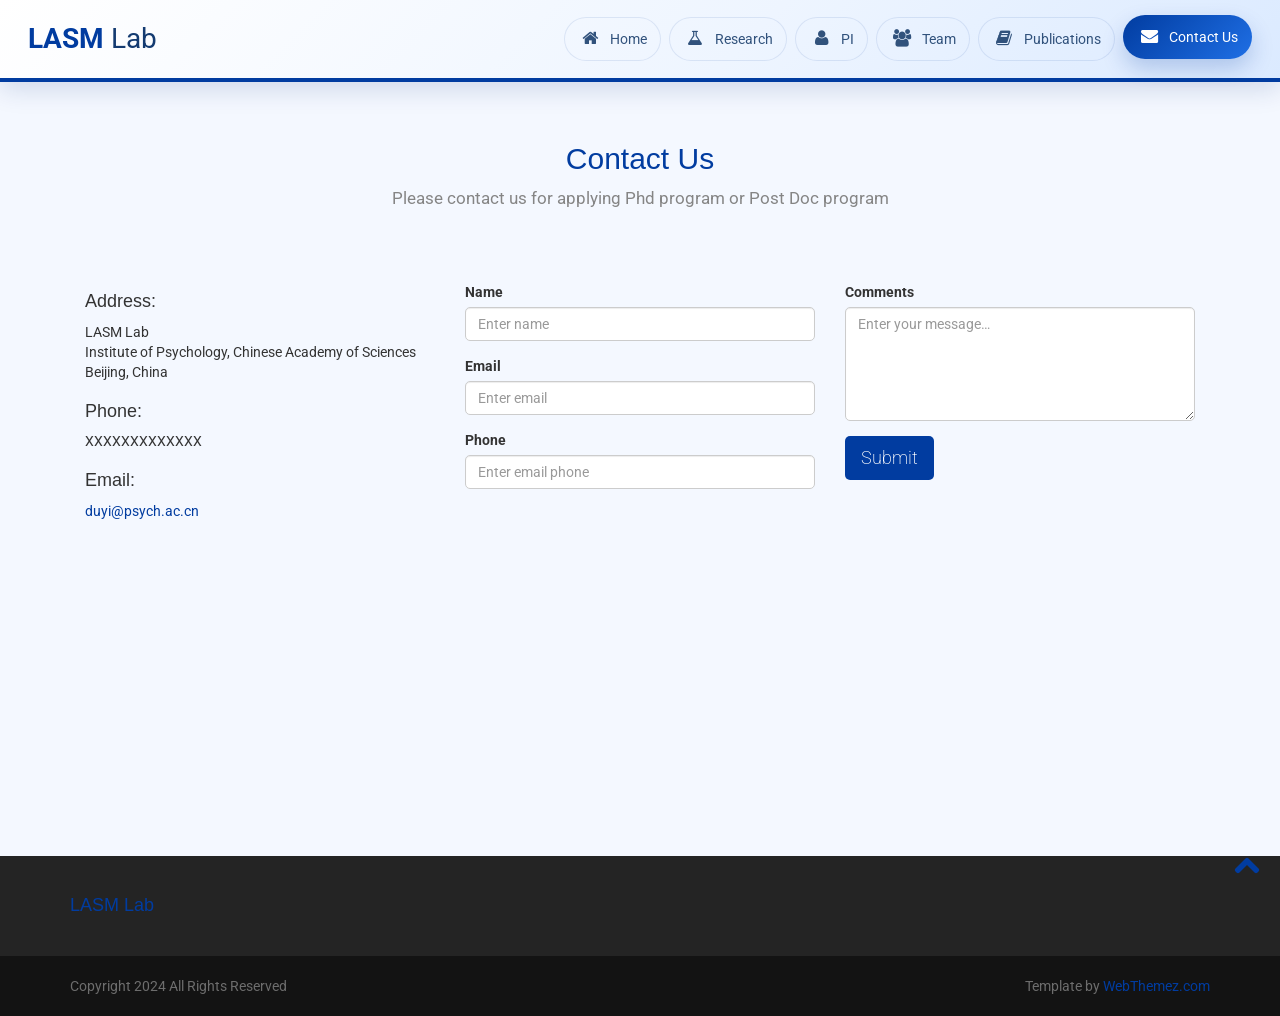
<file: contact.html>
<!doctype html>
<!--[if IE 7 ]>    <html lang="en-gb" class="isie ie7 oldie no-js"> <![endif]-->
<!--[if IE 8 ]>    <html lang="en-gb" class="isie ie8 oldie no-js"> <![endif]-->
<!--[if IE 9 ]>    <html lang="en-gb" class="isie ie9 no-js"> <![endif]-->
<!--[if (gt IE 9)|!(IE)]><!--> <html lang="en-gb" class="no-js"> <!--<![endif]-->
<head>
    <meta charset="utf-8">
    <meta name="viewport" content="width=device-width, initial-scale=1, maximum-scale=1">
    <!--[if lt IE 9]>
    <meta http-equiv="X-UA-Compatible" content="IE=edge,chrome=1">
    <![endif]-->
    <title>LASM Lab - Contact Us</title>
    <meta name="description" content="LASM Lab website">
    <meta name="author" content="LASM Lab">
    <!--[if lt IE 9]>
    <script src="http://html5shim.googlecode.com/svn/trunk/html5.js"></script>
    <![endif]-->
    <!--[if lte IE 8]>
    <script type="text/javascript" src="http://explorercanvas.googlecode.com/svn/trunk/excanvas.js"></script>
    <![endif]-->
    <link rel="stylesheet" href="css/bootstrap.min.css" />
    <link rel="stylesheet" type="text/css" href="css/isotope.css" media="screen" />
    <link rel="stylesheet" href="js/fancybox/jquery.fancybox.css" type="text/css" media="screen" />
    <link rel="stylesheet" type="text/css" href="css/da-slider.css" />
    <link rel="stylesheet" href="css/styles.css" />
    <link href="font/css/font-awesome.min.css" rel="stylesheet">
    <style>
    .justified-text {
        text-align: justify;
        text-justify: inter-word;
    }

    .img-center {
        display: block;
        margin-left: auto;
        margin-right: auto;
        width: 40%;
        background-color: white;
    }

    .team-member .pos {
        color: white;
    }
    </style>
</head>
<body class="multi-page-site">
<div id="top"></div>
<button class="sidebar-toggle" type="button" aria-label="Toggle navigation" aria-expanded="true">
    <i class="fa fa-bars"></i>
</button>
<aside class="side-nav" aria-label="Main navigation">
    <a href="index.html" class="side-logo"><b>LASM</b><span> Lab</span></a>
    <nav>
        <ul>
                <li><a href="index.html"><i class="fa fa-home"></i><span>Home</span></a></li>
                <li><a href="research.html"><i class="fa fa-flask"></i><span>Research</span></a></li>
                <li><a href="pi.html"><i class="fa fa-user"></i><span>PI</span></a></li>
                <li><a href="team.html"><i class="fa fa-users"></i><span>Team</span></a></li>
                <li><a href="publications.html"><i class="fa fa-book"></i><span>Publications</span></a></li>
                <li class="active"><a href="contact.html"><i class="fa fa-envelope"></i><span>Contact Us</span></a></li>
        </ul>
    </nav>
</aside>
<div class="sidebar-scrim" aria-hidden="true"></div>
<main class="site-main">
<section id="contactUs" class="page-section">
    <div class="container">
        <div class="row">
            <div class="heading text-center">
                <!-- Heading -->
                <h2>Contact Us</h2>
                <p>Please contact us for applying Phd program or Post Doc program</p>
            </div>
        </div>
        <div class="row mrgn30">
            <div class="col-sm-4">
                <h4>Address:</h4>
                <address>
                    LASM Lab<br>
                    Institute of Psychology, Chinese Academy of Sciences<br>
                    Beijing, China <br>
                </address>
                <h4>Phone:</h4>
                <address>
                    XXXXXXXXXXXXX <br>
                </address>
                <h4>Email:</h4>
                <address>
                    <a href="mailto:duyi@psych.ac.cn">duyi@psych.ac.cn</a>
                </address>
            </div>
            <form method="post" action="" id="contactfrm" role="form">
                <div class="col-sm-4">
                    <div class="form-group">
                        <label for="name">Name</label>
                        <input type="text" class="form-control" name="name" id="name" placeholder="Enter name" title="Please enter your name (at least 2 characters)">
                    </div>
                    <div class="form-group">
                        <label for="email">Email</label>
                        <input type="email" class="form-control" name="email" id="email" placeholder="Enter email" title="Please enter a valid email address">
                    </div>
                    <div class="form-group">
                        <label for="phone">Phone</label>
                        <input name="phone" class="form-control required digits" type="tel" id="phone" size="30" value="" placeholder="Enter email phone" title="Please enter a valid phone number (at least 10 characters)">
                    </div>
                </div>
                <div class="col-sm-4">
                    <div class="form-group">
                        <label for="comments">Comments</label>
                        <textarea name="comment" class="form-control" id="comments" cols="3" rows="5" placeholder="Enter your message…" title="Please enter your message (at least 10 characters)"></textarea>
                    </div>
                    <button name="submit" type="submit" class="btn btn-lg btn-primary" id="submit"> Submit</button>
                    <div class="result"></div>
                </div>
            </form>
        </div>
    </div>
    <!--/.container-->
</section>

<section class="maps">
    <iframe src="https://map.baidu.com/search/%E4%B8%AD%E5%9B%BD%E7%A7%91%E5%AD%A6%E9%99%A2%E5%BF%83%E7%90%86%E7%A0%94%E7%A9%B6%E6%89%80/@12955818.1359792,4839931.3398256,19z?querytype=s&da_src=shareurl&wd=%E4%B8%AD%E5%9B%BD%E7%A7%91%E5%AD%A6%E9%99%A2%E5%BF%83%E7%90%86%E7%A0%94%E7%A9%B6%E6%89%80&c=1&src=0&pn=0&sug=0&l=7&b=(11421828.843030117,4763109.309976366;14186900.10950008,6127920.127400643)&from=webmap&biz_forward=%7B%22scaler%22:1,%22styles%22:%22pl%22%7D&device_ratio=1" width="100%" height="250" frameborder="0"></iframe>
</section>
<footer class="page-section">
    <div class="container">
        <div class="row">
            <div class="col-md-4 col-sm-6 about">
                <a href="#" class="logoDark"><h4>LASM Lab</h4></a>
                <p></p>
                
            </div>
        </div><!-- END Row -->
    </div>
</footer>
<!--/.page-section-->
<section class="copyright">
    <div class="container">
        <div class="row">
            <div class="col-sm-12">
                <div class="pull-left copyRights">Copyright 2024 All Rights Reserved</div>
                <div class="pull-right webThemez">Template by <a href="http://webThemez.com"> WebThemez.com</a></div>
            </div>
        </div>  <!-- / .row -->
    </div>
</section>
<a href="#top" class="topHome"><i class="fa fa-chevron-up fa-2x"></i></a>
</main>
<!--[if lte IE 8]><script src="//ajax.googleapis.com/ajax/libs/jquery/1.11.0/jquery.min.js"></script><![endif]-->
<script src="js/modernizr-latest.js"></script>
<script src="js/jquery-1.8.2.min.js" type="text/javascript"></script>
<script src="js/bootstrap.min.js" type="text/javascript"></script>
<script src="js/jquery.isotope.min.js" type="text/javascript"></script>
<script src="js/fancybox/jquery.fancybox.pack.js" type="text/javascript"></script>
<script src="js/jquery.nav.js" type="text/javascript"></script>
<script src="js/jquery.cslider.js" type="text/javascript"></script>
<script src="js/custom.js" type="text/javascript"></script>
</body>
</html>
</file>
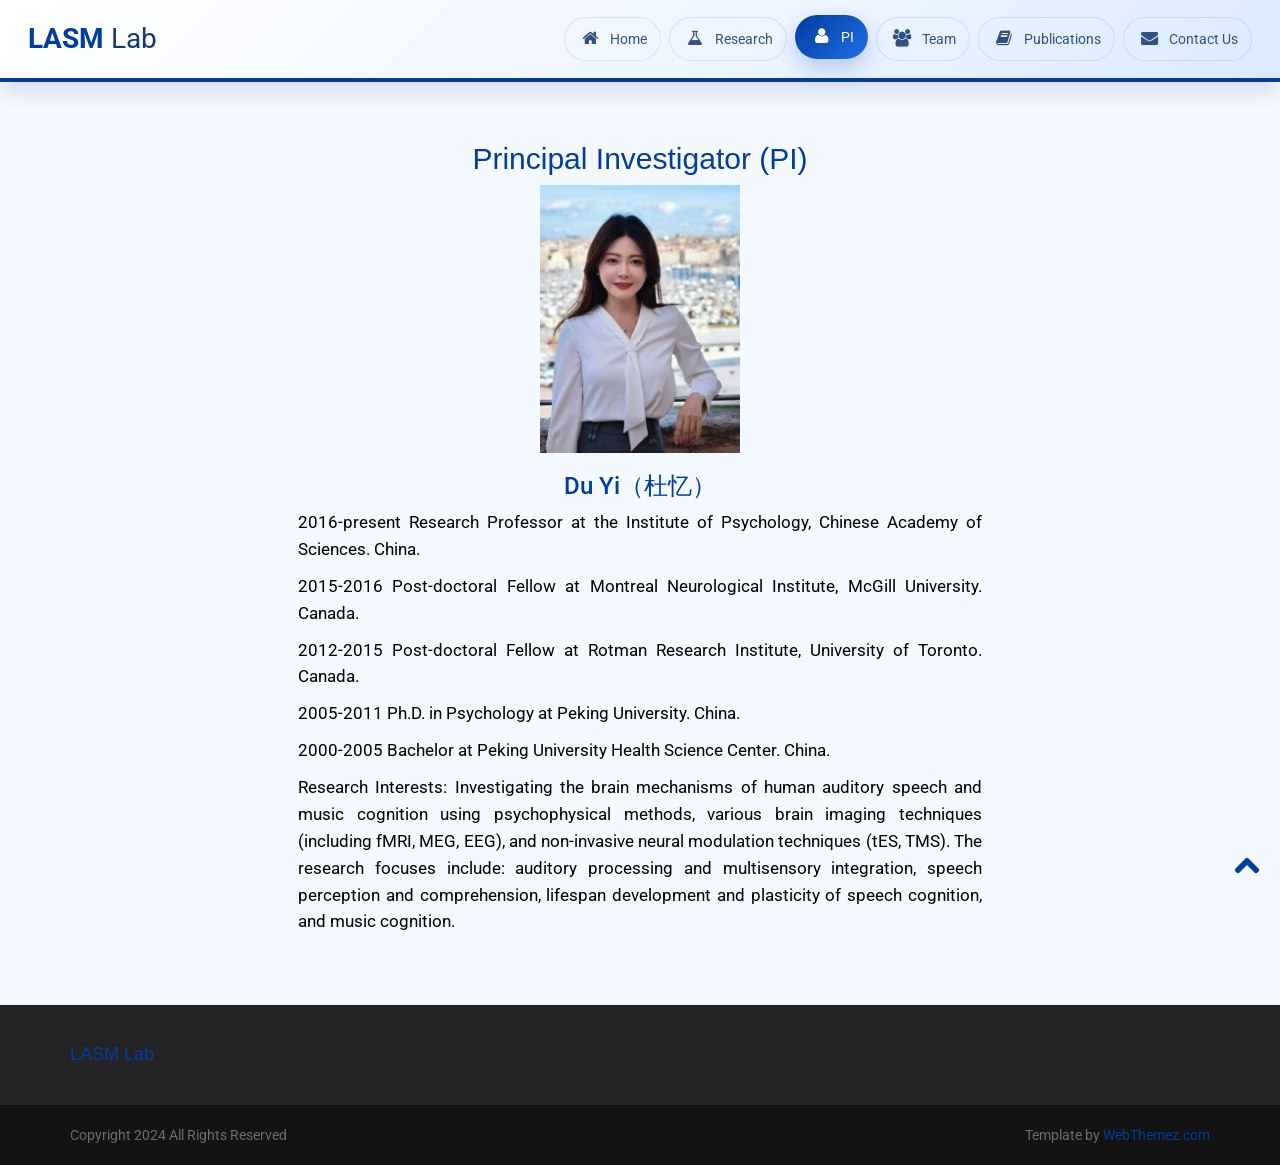
<file: pi.html>
<!doctype html>
<!--[if IE 7 ]>    <html lang="en-gb" class="isie ie7 oldie no-js"> <![endif]-->
<!--[if IE 8 ]>    <html lang="en-gb" class="isie ie8 oldie no-js"> <![endif]-->
<!--[if IE 9 ]>    <html lang="en-gb" class="isie ie9 no-js"> <![endif]-->
<!--[if (gt IE 9)|!(IE)]><!--> <html lang="en-gb" class="no-js"> <!--<![endif]-->
<head>
    <meta charset="utf-8">
    <meta name="viewport" content="width=device-width, initial-scale=1, maximum-scale=1">
    <!--[if lt IE 9]>
    <meta http-equiv="X-UA-Compatible" content="IE=edge,chrome=1">
    <![endif]-->
    <title>LASM Lab - Principal Investigator</title>
    <meta name="description" content="LASM Lab website">
    <meta name="author" content="LASM Lab">
    <!--[if lt IE 9]>
    <script src="http://html5shim.googlecode.com/svn/trunk/html5.js"></script>
    <![endif]-->
    <!--[if lte IE 8]>
    <script type="text/javascript" src="http://explorercanvas.googlecode.com/svn/trunk/excanvas.js"></script>
    <![endif]-->
    <link rel="stylesheet" href="css/bootstrap.min.css" />
    <link rel="stylesheet" type="text/css" href="css/isotope.css" media="screen" />
    <link rel="stylesheet" href="js/fancybox/jquery.fancybox.css" type="text/css" media="screen" />
    <link rel="stylesheet" type="text/css" href="css/da-slider.css" />
    <link rel="stylesheet" href="css/styles.css" />
    <link href="font/css/font-awesome.min.css" rel="stylesheet">
    <style>
    .justified-text {
        text-align: justify;
        text-justify: inter-word;
    }

    .img-center {
        display: block;
        margin-left: auto;
        margin-right: auto;
        width: 40%;
        background-color: white;
    }

    .team-member .pos {
        color: white;
    }
    </style>
</head>
<body class="multi-page-site">
<div id="top"></div>
<button class="sidebar-toggle" type="button" aria-label="Toggle navigation" aria-expanded="true">
    <i class="fa fa-bars"></i>
</button>
<aside class="side-nav" aria-label="Main navigation">
    <a href="index.html" class="side-logo"><b>LASM</b><span> Lab</span></a>
    <nav>
        <ul>
                <li><a href="index.html"><i class="fa fa-home"></i><span>Home</span></a></li>
                <li><a href="research.html"><i class="fa fa-flask"></i><span>Research</span></a></li>
                <li class="active"><a href="pi.html"><i class="fa fa-user"></i><span>PI</span></a></li>
                <li><a href="team.html"><i class="fa fa-users"></i><span>Team</span></a></li>
                <li><a href="publications.html"><i class="fa fa-book"></i><span>Publications</span></a></li>
                <li><a href="contact.html"><i class="fa fa-envelope"></i><span>Contact Us</span></a></li>
        </ul>
    </nav>
</aside>
<div class="sidebar-scrim" aria-hidden="true"></div>
<main class="site-main">
<section id="pi" class="page-section whiteBg pDark pdingBtm30">
    <div class="container">
        <div class="heading text-center">
            <!-- Heading -->
            <h2>Principal Investigator (PI)</h2>
            <div class="text-center">
                <img src="images/duyi_latest.jpg" alt="Du Yi" style="width: 200px; height: auto;">
                <h3><a href="https://psych.cas.cn/sourcedb/cn/expert/201602/t20160215_6369861.html" target="_blank">Du Yi（杜忆）</a></h3>
                <div class="justified-text" style="max-width: 60%; margin: 0 auto;">
                    <p>2016-present Research Professor at the Institute of Psychology, Chinese Academy of Sciences. China.</p>
                    <p>2015-2016 Post-doctoral Fellow at Montreal Neurological Institute, McGill University. Canada.</p>
                    <p>2012-2015 Post-doctoral Fellow at Rotman Research Institute, University of Toronto. Canada.</p>
                    <p>2005-2011 Ph.D. in Psychology at Peking University. China.</p>
                    <p>2000-2005 Bachelor at Peking University Health Science Center. China.</p>
                    <p>Research Interests: Investigating the brain mechanisms of human auditory speech and music cognition using psychophysical methods, various brain imaging techniques (including fMRI, MEG, EEG), and non-invasive neural modulation techniques (tES, TMS). The research focuses include: auditory processing and multisensory integration, speech perception and comprehension, lifespan development and plasticity of speech cognition, and music cognition.</p>
                </div>
            </div>
        </div>
    </div>
    <!--/.container-->
</section>
<footer class="page-section">
    <div class="container">
        <div class="row">
            <div class="col-md-4 col-sm-6 about">
                <a href="#" class="logoDark"><h4>LASM Lab</h4></a>
                <p></p>
                
            </div>
        </div><!-- END Row -->
    </div>
</footer>
<!--/.page-section-->
<section class="copyright">
    <div class="container">
        <div class="row">
            <div class="col-sm-12">
                <div class="pull-left copyRights">Copyright 2024 All Rights Reserved</div>
                <div class="pull-right webThemez">Template by <a href="http://webThemez.com"> WebThemez.com</a></div>
            </div>
        </div>  <!-- / .row -->
    </div>
</section>
<a href="#top" class="topHome"><i class="fa fa-chevron-up fa-2x"></i></a>
</main>
<!--[if lte IE 8]><script src="//ajax.googleapis.com/ajax/libs/jquery/1.11.0/jquery.min.js"></script><![endif]-->
<script src="js/modernizr-latest.js"></script>
<script src="js/jquery-1.8.2.min.js" type="text/javascript"></script>
<script src="js/bootstrap.min.js" type="text/javascript"></script>
<script src="js/jquery.isotope.min.js" type="text/javascript"></script>
<script src="js/fancybox/jquery.fancybox.pack.js" type="text/javascript"></script>
<script src="js/jquery.nav.js" type="text/javascript"></script>
<script src="js/jquery.cslider.js" type="text/javascript"></script>
<script src="js/custom.js" type="text/javascript"></script>
</body>
</html>
</file>
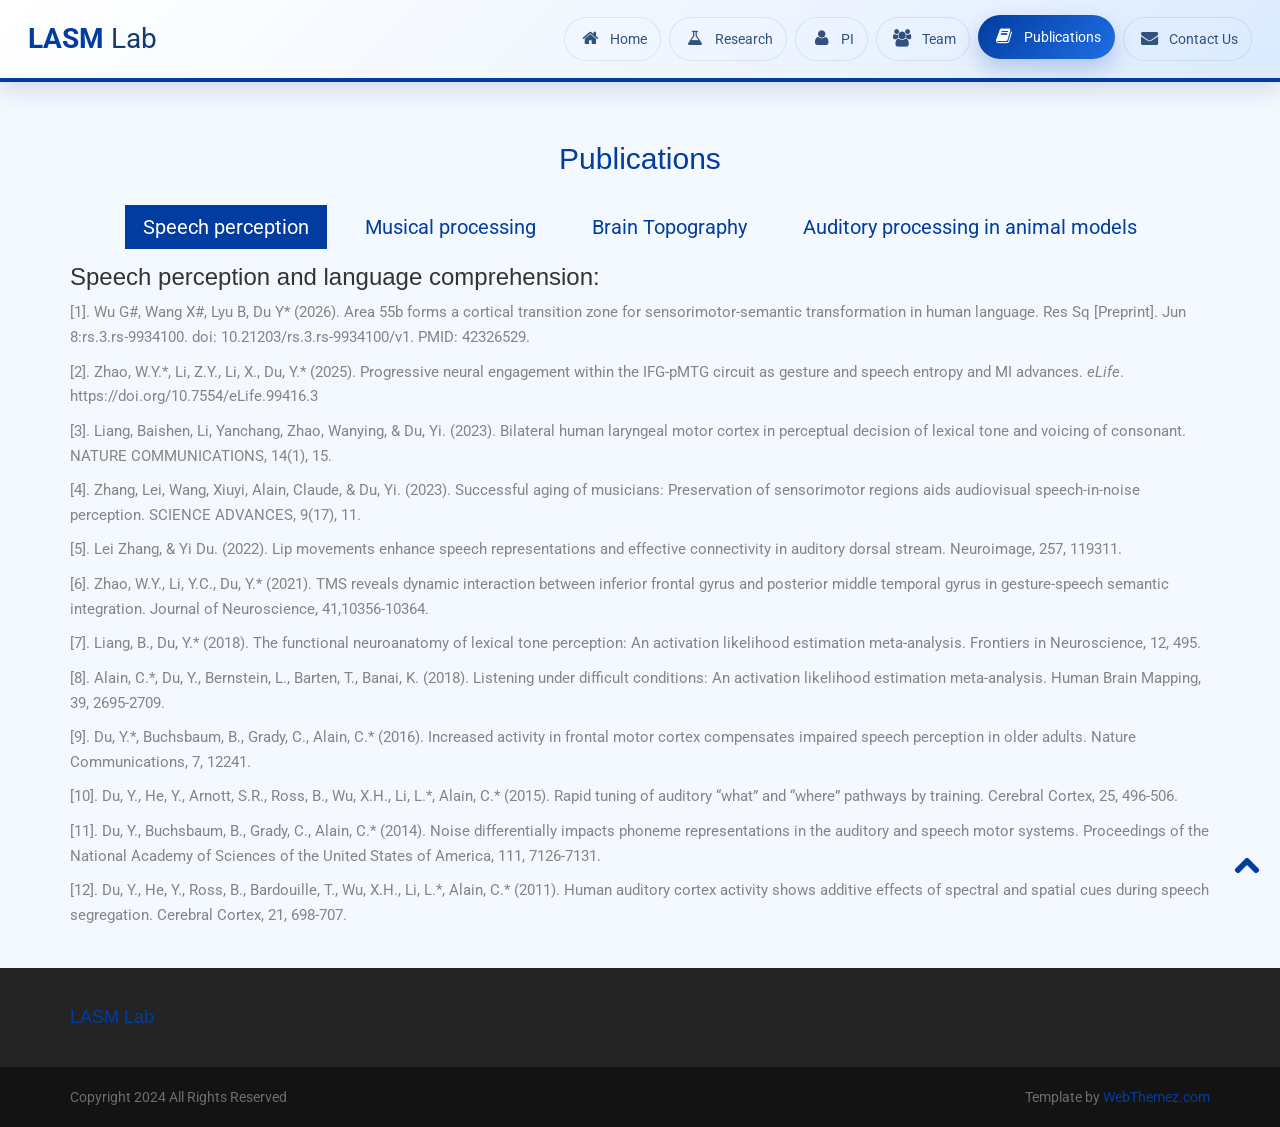
<file: publications.html>
<!DOCTYPE html>

<!--[if IE 7 ]>    <html lang="en-gb" class="isie ie7 oldie no-js"> <![endif]-->
<!--[if IE 8 ]>    <html lang="en-gb" class="isie ie8 oldie no-js"> <![endif]-->
<!--[if IE 9 ]>    <html lang="en-gb" class="isie ie9 no-js"> <![endif]-->
<!--[if (gt IE 9)|!(IE)]><!--> <html class="no-js" lang="en-gb"> <!--<![endif]-->
<head>
<meta charset="utf-8"/>
<meta content="width=device-width, initial-scale=1, maximum-scale=1" name="viewport"/>
<!--[if lt IE 9]>
    <meta http-equiv="X-UA-Compatible" content="IE=edge,chrome=1">
    <![endif]-->
<title>LASM Lab - Publications</title>
<meta content="LASM Lab website" name="description"/>
<meta content="LASM Lab" name="author"/>
<!--[if lt IE 9]>
    <script src="http://html5shim.googlecode.com/svn/trunk/html5.js"></script>
    <![endif]-->
<!--[if lte IE 8]>
    <script type="text/javascript" src="http://explorercanvas.googlecode.com/svn/trunk/excanvas.js"></script>
    <![endif]-->
<link href="css/bootstrap.min.css" rel="stylesheet"/>
<link href="css/isotope.css" media="screen" rel="stylesheet" type="text/css"/>
<link href="js/fancybox/jquery.fancybox.css" media="screen" rel="stylesheet" type="text/css"/>
<link href="css/da-slider.css" rel="stylesheet" type="text/css"/>
<link href="css/styles.css" rel="stylesheet"/>
<link href="font/css/font-awesome.min.css" rel="stylesheet"/>
<style>
    .justified-text {
        text-align: justify;
        text-justify: inter-word;
    }

    .img-center {
        display: block;
        margin-left: auto;
        margin-right: auto;
        width: 40%;
        background-color: white;
    }

    .team-member .pos {
        color: white;
    }
    

    /* Publication category tabs: match the visual size of the Publications heading. */
    #filter .publication-tab {
        font-size: 20px !important;
        line-height: 1.2;
        padding: 10px 18px;
        white-space: nowrap;
    }

    #filter ul.publication-filter-list {
        display: flex;
        justify-content: center;
        align-items: center;
        flex-wrap: wrap;
        gap: 20px;
        list-style: none;
        padding: 0;
        margin: 0 0 25px 0;
    }

    .publication-link {
        color: inherit;
        text-decoration: none;
        cursor: pointer;
    }

    .publication-link:hover,
    .publication-link:focus {
        color: #337ab7;
        text-decoration: underline;
    }
</style>
</head>
<body class="multi-page-site">
<div id="top"></div>
<button aria-expanded="true" aria-label="Toggle navigation" class="sidebar-toggle" type="button">
<i class="fa fa-bars"></i>
</button>
<aside aria-label="Main navigation" class="side-nav">
<a class="side-logo" href="index.html"><b>LASM</b><span> Lab</span></a>
<nav>
<ul>
<li><a href="index.html"><i class="fa fa-home"></i><span>Home</span></a></li>
<li><a href="research.html"><i class="fa fa-flask"></i><span>Research</span></a></li>
<li><a href="pi.html"><i class="fa fa-user"></i><span>PI</span></a></li>
<li><a href="team.html"><i class="fa fa-users"></i><span>Team</span></a></li>
<li class="active"><a href="publications.html"><i class="fa fa-book"></i><span>Publications</span></a></li>
<li><a href="contact.html"><i class="fa fa-envelope"></i><span>Contact Us</span></a></li>
</ul>
</nav>
</aside>
<div aria-hidden="true" class="sidebar-scrim"></div>
<main class="site-main">
<script>
    document.addEventListener('DOMContentLoaded', function () {
        const tabs = document.querySelectorAll('#filter a');
        tabs.forEach(tab => {
            tab.addEventListener('click', function () {
                tabs.forEach(t => t.classList.remove('current'));
                this.classList.add('current');
            });
        });
    });
</script>
<section class="page-section section appear clearfix" id="publications">
<div class="container">
<div class="heading text-center">
<!-- Heading -->
<h2>Publications</h2>
</div>
<div class="col-md-12 text-center" id="filter">
<ul class="publication-filter-list">
<li><a class="current btn-theme btn-small publication-tab" data-toggle="tab" href="#speech-perception">Speech perception</a></li>
<li><a class="btn-theme btn-small publication-tab" data-toggle="tab" href="#musical-processing">Musical processing</a></li>
<li><a class="btn-theme btn-small publication-tab" data-toggle="tab" href="#brain-topography">Brain Topography</a></li>
<li><a class="btn-theme btn-small publication-tab" data-toggle="tab" href="#auditory-processing">Auditory processing in animal models</a></li>
</ul>
</div>
<div class="tab-content">
<div class="tab-pane fade in active" id="speech-perception">
<h3>Speech perception and language comprehension:</h3>
<p><a class="publication-link" href="https://doi.org/10.21203/rs.3.rs-9934100/v1" rel="noopener noreferrer" target="_blank">[1]. Wu G#, Wang X#, Lyu B, Du Y* (2026). Area 55b forms a cortical transition zone for sensorimotor-semantic transformation in human language. Res Sq [Preprint]. Jun 8:rs.3.rs-9934100. doi: 10.21203/rs.3.rs-9934100/v1. PMID: 42326529.</a></p>
<p><a class="publication-link" href="https://doi.org/10.7554/eLife.99416.3" rel="noopener noreferrer" target="_blank">[2]. Zhao, W.Y.*, Li, Z.Y., Li, X., Du, Y.* (2025). Progressive neural engagement within the IFG-pMTG circuit as gesture and speech entropy and MI advances. <i>eLife</i>. https://doi.org/10.7554/eLife.99416.3</a></p>
<p><a class="publication-link" href="https://doi.org/10.1038/s41467-023-40445-0" rel="noopener noreferrer" target="_blank">[3]. Liang, Baishen, Li, Yanchang, Zhao, Wanying, &amp; Du, Yi. (2023). Bilateral human laryngeal motor cortex in perceptual decision of lexical tone and voicing of consonant. NATURE COMMUNICATIONS, 14(1), 15.</a></p>
<p><a class="publication-link" href="https://doi.org/10.1126/sciadv.adg7056" rel="noopener noreferrer" target="_blank">[4]. Zhang, Lei, Wang, Xiuyi, Alain, Claude, &amp; Du, Yi. (2023). Successful aging of musicians: Preservation of sensorimotor regions aids audiovisual speech-in-noise perception. SCIENCE ADVANCES, 9(17), 11.</a></p>
<p><a class="publication-link" href="https://doi.org/10.1016/j.neuroimage.2022.119311" rel="noopener noreferrer" target="_blank">[5]. Lei Zhang, &amp; Yi Du. (2022). Lip movements enhance speech representations and effective connectivity in auditory dorsal stream. Neuroimage, 257, 119311.</a></p>
<p><a class="publication-link" href="https://doi.org/10.1523/JNEUROSCI.1355-21.2021" rel="noopener noreferrer" target="_blank">[6]. Zhao, W.Y., Li, Y.C., Du, Y.* (2021). TMS reveals dynamic interaction between inferior frontal gyrus and posterior middle temporal gyrus in gesture-speech semantic integration. Journal of Neuroscience, 41,10356-10364.</a></p>
<p><a class="publication-link" href="https://doi.org/10.3389/fnins.2018.00495" rel="noopener noreferrer" target="_blank">[7]. Liang, B., Du, Y.* (2018). The functional neuroanatomy of lexical tone perception: An activation likelihood estimation meta-analysis. Frontiers in Neuroscience, 12, 495.</a></p>
<p><a class="publication-link" href="https://doi.org/10.1002/hbm.24031" rel="noopener noreferrer" target="_blank">[8]. Alain, C.*, Du, Y., Bernstein, L., Barten, T., Banai, K. (2018). Listening under difficult conditions: An activation likelihood estimation meta-analysis. Human Brain Mapping, 39, 2695-2709.</a></p>
<p><a class="publication-link" href="https://doi.org/10.1038/ncomms12241" rel="noopener noreferrer" target="_blank">[9]. Du, Y.*, Buchsbaum, B., Grady, C., Alain, C.* (2016). Increased activity in frontal motor cortex compensates impaired speech perception in older adults. Nature Communications, 7, 12241.</a></p>
<p><a class="publication-link" href="https://doi.org/10.1093/cercor/bht251" rel="noopener noreferrer" target="_blank">[10]. Du, Y., He, Y., Arnott, S.R., Ross, B., Wu, X.H., Li, L.*, Alain, C.* (2015). Rapid tuning of auditory “what” and “where” pathways by training. Cerebral Cortex, 25, 496-506.</a></p>
<p><a class="publication-link" href="https://doi.org/10.1073/pnas.1318738111" rel="noopener noreferrer" target="_blank">[11]. Du, Y., Buchsbaum, B., Grady, C., Alain, C.* (2014). Noise differentially impacts phoneme representations in the auditory and speech motor systems. Proceedings of the National Academy of Sciences of the United States of America, 111, 7126-7131.</a></p>
<p><a class="publication-link" href="https://doi.org/10.1093/cercor/bhq136" rel="noopener noreferrer" target="_blank">[12]. Du, Y., He, Y., Ross, B., Bardouille, T., Wu, X.H., Li, L.*, Alain, C.* (2011). Human auditory cortex activity shows additive effects of spectral and spatial cues during speech segregation. Cerebral Cortex, 21, 698-707.</a></p>
</div>
<div class="tab-pane fade" id="musical-processing">
<h3>Musical processing and training plasticity:</h3>
<p><a class="publication-link" href="https://doi.org/10.1097/AUD.0000000000001751" rel="noopener noreferrer" target="_blank">[1]. Lyu, B.H., Li, Y.C., Albouy, P., Morillon, B., Zatorre, R.J.*, &amp; Du, Y.* (2025). Spectrotemporal modulation sensitivity in speech and melody processing among mandarin speakers. <i>Ear and Hearing</i>. https://doi.org/10.1097/AUD.0000000000001751</a></p>
<p><a class="publication-link" href="https://doi.org/10.1371/journal.pbio.3003456" rel="noopener noreferrer" target="_blank">[2]. Wu, Y.Y., Teng, X.B.*, Du. Y.* (2025). Eye blinks synchronize with musical beats during music listening. <i>PLoS Biology</i>, 23(11), e3003456. https://doi.org/10.1371/journal.pbio.3003456</a></p>
<p><a class="publication-link" href="https://doi.org/10.1371/journal.pbio.3003247" rel="noopener noreferrer" target="_blank">[3]. Zhang, L., Ross, B., Du, Y.*, Alain, C.* (2025). Long-term musical training can protect against age-related upregulation of neural activity in speech-in-noise perception. <i>PLoS Biology</i>, 23(7), e3003247. https://doi.org/10.1371/journal.pbio.3003247</a></p>
<p><a class="publication-link" href="https://doi.org/10.1093/scan/nsaf089" rel="noopener noreferrer" target="_blank">[4]. Zhang, L., Du, Y.*, Zatorre, R.J.* (2025). Visual congruency of performers’ movements enhances vocal music reward through Mu entrainment. <i>Social Cognitive and Affective Neuroscience</i>, nsaf089. https://doi.org/10.1093/scan/nsaf089</a></p>
<p><a class="publication-link" href="https://doi.org/10.1016/j.plrev.2025.03.002" rel="noopener noreferrer" target="_blank">[5]. You, S.Q.#, Jiang, X.T.#, Du, Y.* (2025). Beyond valence: A predictive coding framework for major-minor mode perception and its therapeutic implications. <i>Physics of Life Reviews</i>, 53, 131-133. https://doi.org/10.1016/j.plrev.2025.03.002</a></p>
<p><a class="publication-link" href="https://doi.org/10.1007/s12264-024-01234-x" rel="noopener noreferrer" target="_blank">[6]. Jin, X.H., Zhang, L., Wu, G.W., Wang, X.Y., Du, Y*. (2024). Compensation or preservation? Different roles of functional lateralization in speech perception of older non-musicians and musicians. <i>Neuroscience Bulletin</i>. https://doi.org/10.1007/s12264-024-01234-x</a></p>
<p><a class="publication-link" href="https://doi.org/10.3389/fnins.2021.753356" rel="noopener noreferrer" target="_blank">[7]. Zhang, X.Y., Li, J.J.*, Du, Y. (2022). Melodic intonation therapy on non-fluent aphasia after stroke: A systematic review and analysis on clinical trials. <i>Frontiers in Neuroscience</i>, 15, 24.</a></p>
<p><a class="publication-link" href="https://doi.org/10.1073/pnas.1712223114" rel="noopener noreferrer" target="_blank">[8]. Du, Y.*, Zatorre, R.J. (2017). Musical training sharpens and bonds ears and tongue to hear speech better. <i>Proceedings of the National Academy of Sciences of the United States of America</i>, 114, 13579-13584.</a></p>
<p><a class="publication-link" href="https://doi.org/10.1097/AUD.0000000000000921" rel="noopener noreferrer" target="_blank">[9]. Zhang, L., Fu, X.Y., Luo, D., Xing, L.S.D., Du, Y.* (2021). Musical experience offsets age-related decline in understanding speech-in-noise: Type of training does not matter, working memory is the key. <i>Ear and Hearing</i>, 42, 258-270.</a></p>
<p><a class="publication-link" href="https://doi.org/10.1093/cercor/bhab063" rel="noopener noreferrer" target="_blank">[10]. Li, X., Zatorre, R.J., Du, Y.* (2021). The Microstructural plasticity of the arcuate fasciculus undergirds improved speech in noise perception in musicians. <i>Cerebral Cortex</i>, 31, 3975-3985.</a></p>
</div>
<div class="tab-pane fade" id="brain-topography">
<h3>Brain Topography and neural plasticity:</h3>
<p><a class="publication-link" href="https://doi.org/10.1093/braincomms/fcaf394" rel="noopener noreferrer" target="_blank">[1]. Jin, X.H.#, Xing, Y.#, Lyu, B.H., Ding, J.H., Wang, X.Y., Tang, Y.*, Du, Y.* (2025). Cognitive training reorganizes lateralization of fronto-parietal network in vascular cognitive impairment. <i>Brain Communications</i>, fcaf394. https://doi.org/10.1093/braincomms/fcaf394</a></p>
<p><a class="publication-link" href="https://doi.org/10.1038/s42003-025-09165-7" rel="noopener noreferrer" target="_blank">[2]. Wang, X., Lyu, B., Krieger-Redwood, K. et al. (2025). Feature similarity, a sensitive method to capture the functional interaction of brain regions and networks to support flexible behavior. <i>Communications Biology</i>, 8, 1776. https://doi.org/10.1038/s42003-025-09165-7</a></p>
<p><a class="publication-link" href="https://doi.org/10.1016/j.neuroimage.2024.120804" rel="noopener noreferrer" target="_blank">[3]. Wu, G., Cui, Z., Wang, X.*, &amp; Du, Y.* (2024). Unveiling the core functional networks of cognition: An ontology-guided machine learning approach. NeuroImage, 298, 120804. https://doi.org/10.1016/j.neuroimage.2024.120804</a></p>
<p><a class="publication-link" href="https://doi.org/10.1038/s42003-024-06630-7" rel="noopener noreferrer" target="_blank">[4]. Wang, X.*, Krieger-Redwood, K., Cui, Y.  Yi Du* &amp; Elizabeth Jefferies*. (2024). Macroscale brain states support the control of semantic cognition. Commun Biol 7, 926. https://doi.org/10.1038/s42003-024-06630-7</a></p>
<p><a class="publication-link" href="https://doi.org/10.1523/JNEUROSCI.2223-23.2024" rel="noopener noreferrer" target="_blank">[5]. Wang, X.*, Krieger-Redwood, K., Lyu, B., Lowndes, R., Wu, G., Souter, N. E., ... &amp; Jefferies, E*. (2024). The Brain’s Topographical Organization Shapes Dynamic Interaction Patterns That Support Flexible Behavior Based on Rules and Long-Term Knowledge. Journal of Neuroscience, 44(22).</a></p>
<p><a class="publication-link" href="https://doi.org/10.1038/s41562-023-01704-8" rel="noopener noreferrer" target="_blank">[6]. Zhang, G., Xu, Y., [Wang, X]., Li, J., Shi, W., Bi, Y., &amp; Lin, N. (2023). A social-semantic working-memory account for two canonical language areas. Nature Human Behaviour, 7(11), 1980-1997..</a></p>
<p><a class="publication-link" href="https://doi.org/10.1523/JNEUROSCI.1782-20.2021" rel="noopener noreferrer" target="_blank">[7]. Wang, X., Gao, Z., Smallwood, J., Jefferies, E. (2021). Both default mode and multiple-demand regions represent goal information. Journal of Neuroscience. 41 (16), 3679-3691.</a></p>
<p><a class="publication-link" href="https://doi.org/10.1093/acrefore/9780190236557.013.760" rel="noopener noreferrer" target="_blank">[8]. Jefferies, E., Wang, X. (2021). Semantic cognition: semantic memory and semantic control. Oxford research encyclopedia of psychology.</a></p>
<p><a class="publication-link" href="https://doi.org/10.1016/j.neuroimage.2020.117074" rel="noopener noreferrer" target="_blank">[9]. Wang, X., Margulies, D., Smallwood, J., Jefferies, E. (2020), A gradient from long-term memory to novel cognition: transitions through default mode to executive cortex. Neuroimage, 220, 117074</a></p>
<p><a class="publication-link" href="https://doi.org/10.1016/j.neuroimage.2018.07.044" rel="noopener noreferrer" target="_blank">[10]. Wang, X., Bernhardt, B. C., Karapanagiotidis, T., De Caso, I., Alam, T. R. D. J. G., Cotter, Z., ... &amp; Jefferies, E. (2018). The structural basis of semantic control: Evidence from individual differences in cortical thickness. NeuroImage, 181, 480-489.</a></p>
</div>
<div class="tab-pane fade" id="auditory-processing">
<h3>Auditory processing in animal models:</h3>
<p><a class="publication-link" href="https://doi.org/10.1016/j.neuroscience.2012.08.022" rel="noopener noreferrer" target="_blank">[1]. Du, Y., Wang, Q., Zhang, Y., Wu, X.H., Li, L.* (2012). Perceived target-masker separation unmasks responses of lateral amygdala to the emotionally conditioned target sounds in awake rats. Neuroscience, 225, 249-257.</a></p>
<p><a class="publication-link" href="https://doi.org/10.1523/JNEUROSCI.1292-11.2011" rel="noopener noreferrer" target="_blank">[2]. Du, Y., Wu, X.H., Li, L.* (2011). Differentially organized top-down modulation of prepulse inhibition of startle. Journal of Neuroscience, 31, 13644-13653.</a></p>
<p><a class="publication-link" href="https://doi.org/10.1016/j.neubiorev.2011.05.008" rel="noopener noreferrer" target="_blank">[3]. Du, Y., Kong, L.Z., Wang, Q., Wu, X.H., Li, L.* (2011). Auditory frequency-following response: A neurophysiological measure for studying the “cocktail-party problem”. Neuroscience and Biobehavioral Reviews, 35, 2046-2057.</a></p>
<p><a class="publication-link" href="https://doi.org/10.1016/j.bbr.2009.09.012" rel="noopener noreferrer" target="_blank">[4]. Du, Y., Wu, X.H., Li, L.* (2010). Emotional learning enhances stimulus-specific top-down modulation of sensorimotor gating in socially reared rats but not isolation-reared rats. Behavioural Brain Research, 206, 192-201.</a></p>
<p><a class="publication-link" href="https://doi.org/10.1016/j.neubiorev.2009.02.001" rel="noopener noreferrer" target="_blank">[5]. Li, L.*, Du, Y., Li, N.X., Wu, X.H., Wu, Y.H. (2009). Top-down modulation of prepulse inhibition of the startle reflex in humans and rats. Neuroscience and Biobehavioral Reviews, 33, 1157-1167.</a></p>
<p><a class="publication-link" href="https://doi.org/10.3758/CABN.9.1.44" rel="noopener noreferrer" target="_blank">[6]. Du, Y., Li, J.Y., Wu, X.H., Li, L.* (2009). Precedence effect-induced enhancement of prepulse inhibition in socially reared but not isolation-reared rats. Cognitive, Affective, and Behavioral Neuroscience, 9, 44-58.</a></p>
<p><a class="publication-link" href="https://doi.org/10.1111/j.1460-9568.2009.06947.x" rel="noopener noreferrer" target="_blank">[7]. Du, Y., Ma, T.F., Wang, Q., Wu, X.H., Li, L.* (2009). Two crossed axonal projections contribute to binaural unmasking of frequency-following responses in rat inferior colliculus. European Journal of Neuroscience, 30, 1779-1789.</a></p>
<p><a class="publication-link" href="https://doi.org/10.1152/jn.91055.2008" rel="noopener noreferrer" target="_blank">[8]. Du, Y., Huang, Q., Wu, X.H., Galbraith, G.C., Li, L.* (2009). Binaural unmasking of frequency-following responses in rat amygdala. Journal of Neurophysiology, 101, 1647-1659.</a></p>
<p><a class="publication-link" href="https://doi.org/10.1016/j.jneumeth.2006.10.001" rel="noopener noreferrer" target="_blank">[9]. Ping, J.L., Li, N.X., Du, Y., Wu, X.H., Li, L., Galbraith, G. (2007). Auditory evoked responses in the rat: transverse subdermal electrodes register before cochlear nucleus and do not reflect later inferior colliculus activity. Journal of Neuroscience Methods, 161, 11-16.</a></p>
</div>
</div>
</div>
</section>
<footer class="page-section">
<div class="container">
<div class="row">
<div class="col-md-4 col-sm-6 about">
<a class="logoDark" href="#"><h4>LASM Lab</h4></a>
<p></p>
</div>
</div><!-- END Row -->
</div>
</footer>
<!--/.page-section-->
<section class="copyright">
<div class="container">
<div class="row">
<div class="col-sm-12">
<div class="pull-left copyRights">Copyright 2024 All Rights Reserved</div>
<div class="pull-right webThemez">Template by <a href="http://webThemez.com"> WebThemez.com</a></div>
</div>
</div> <!-- / .row -->
</div>
</section>
<a class="topHome" href="#top"><i class="fa fa-chevron-up fa-2x"></i></a>
</main>
<!--[if lte IE 8]><script src="//ajax.googleapis.com/ajax/libs/jquery/1.11.0/jquery.min.js"></script><![endif]-->
<script src="js/modernizr-latest.js"></script>
<script src="js/jquery-1.8.2.min.js" type="text/javascript"></script>
<script src="js/bootstrap.min.js" type="text/javascript"></script>
<script src="js/jquery.isotope.min.js" type="text/javascript"></script>
<script src="js/fancybox/jquery.fancybox.pack.js" type="text/javascript"></script>
<script src="js/jquery.nav.js" type="text/javascript"></script>
<script src="js/jquery.cslider.js" type="text/javascript"></script>
<script src="js/custom.js" type="text/javascript"></script>
</body>
</html>
</file>
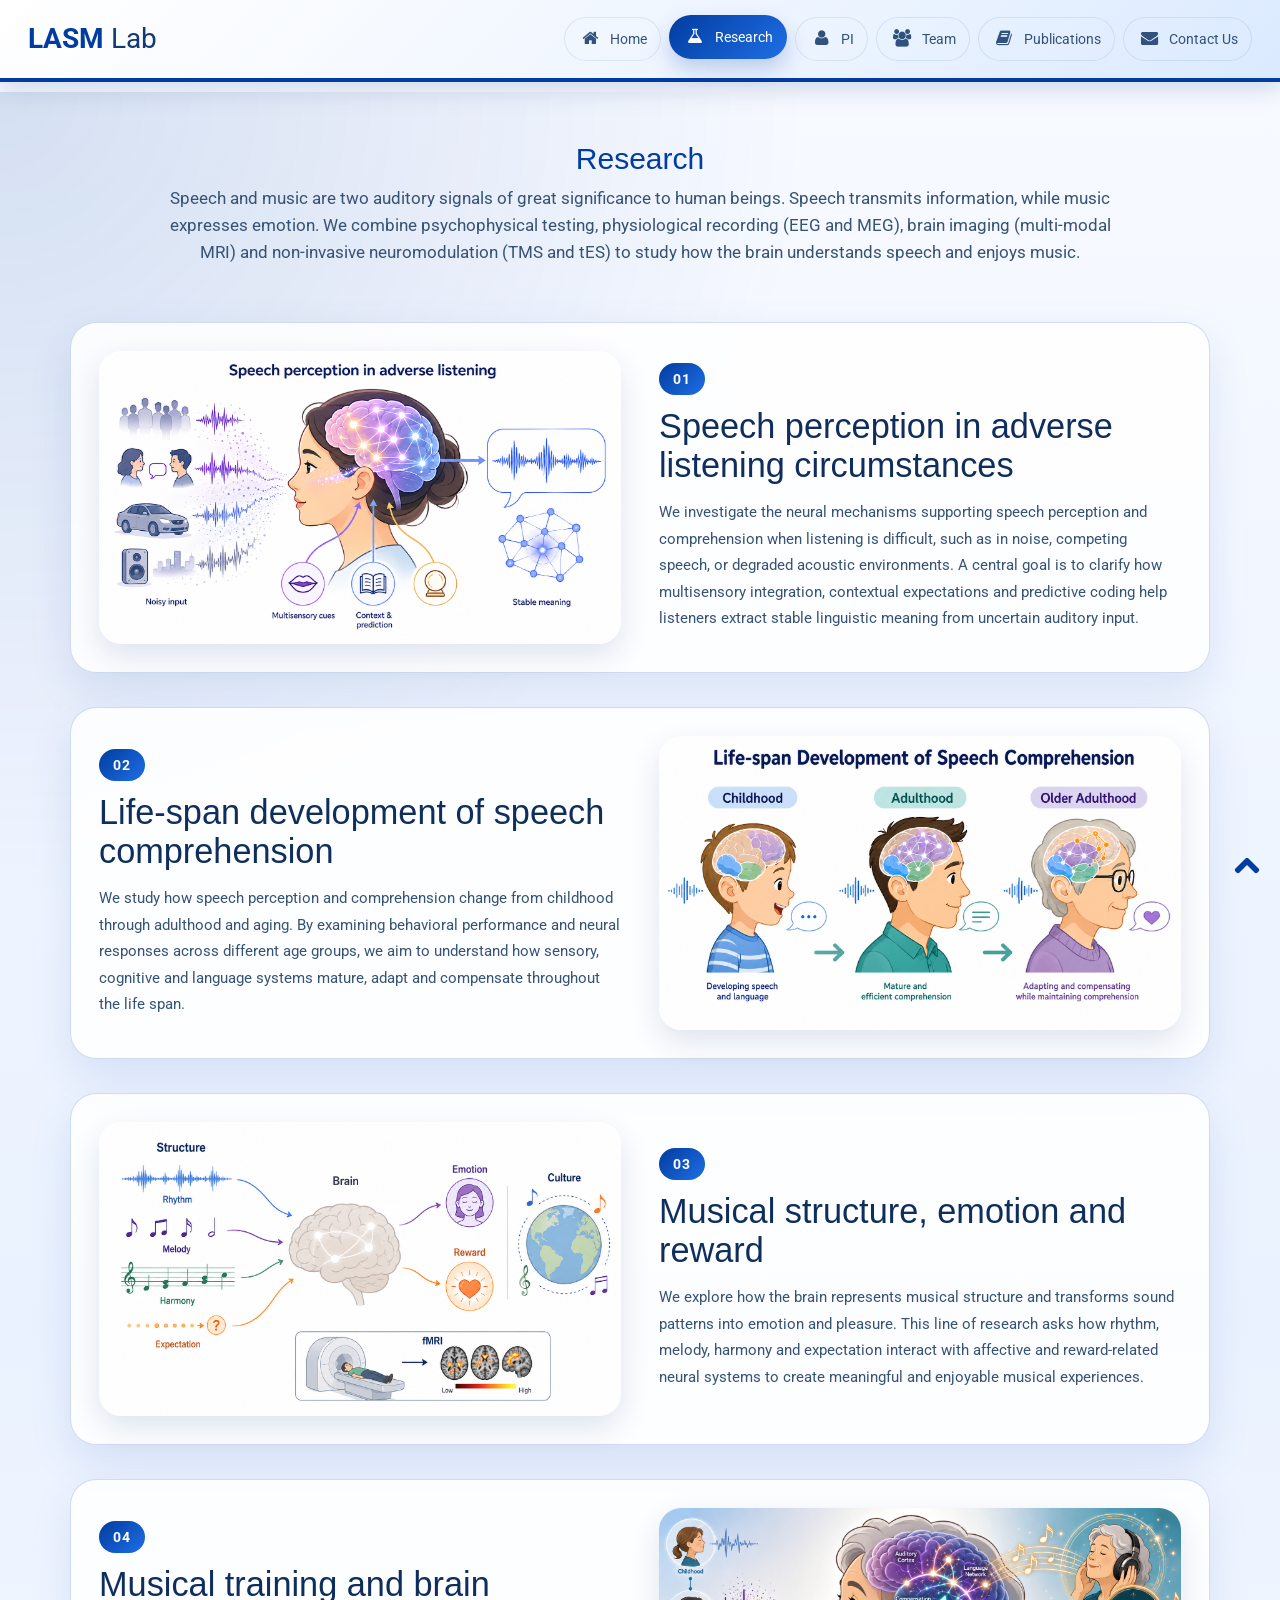
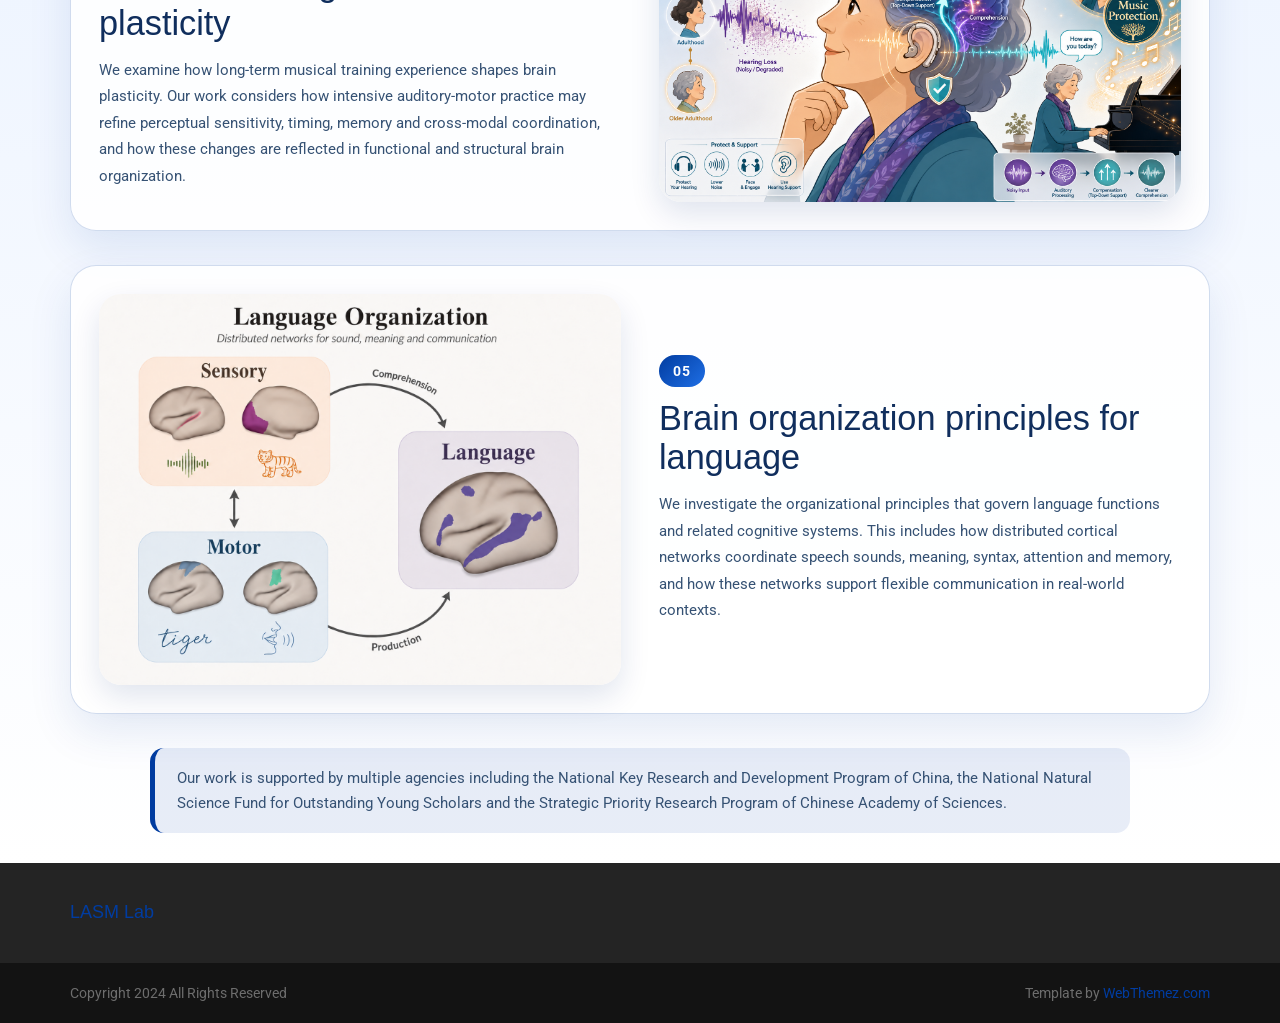
<file: research.html>
<!doctype html>
<!--[if IE 7 ]>    <html lang="en-gb" class="isie ie7 oldie no-js"> <![endif]-->
<!--[if IE 8 ]>    <html lang="en-gb" class="isie ie8 oldie no-js"> <![endif]-->
<!--[if IE 9 ]>    <html lang="en-gb" class="isie ie9 no-js"> <![endif]-->
<!--[if (gt IE 9)|!(IE)]><!--> <html lang="en-gb" class="no-js"> <!--<![endif]-->
<head>
    <meta charset="utf-8">
    <meta name="viewport" content="width=device-width, initial-scale=1, maximum-scale=1">
    <!--[if lt IE 9]>
    <meta http-equiv="X-UA-Compatible" content="IE=edge,chrome=1">
    <![endif]-->
    <title>LASM Lab - Research</title>
    <meta name="description" content="LASM Lab website">
    <meta name="author" content="LASM Lab">
    <!--[if lt IE 9]>
    <script src="http://html5shim.googlecode.com/svn/trunk/html5.js"></script>
    <![endif]-->
    <!--[if lte IE 8]>
    <script type="text/javascript" src="http://explorercanvas.googlecode.com/svn/trunk/excanvas.js"></script>
    <![endif]-->
    <link rel="stylesheet" href="css/bootstrap.min.css" />
    <link rel="stylesheet" type="text/css" href="css/isotope.css" media="screen" />
    <link rel="stylesheet" href="js/fancybox/jquery.fancybox.css" type="text/css" media="screen" />
    <link rel="stylesheet" type="text/css" href="css/da-slider.css" />
    <link rel="stylesheet" href="css/styles.css" />
    <link href="font/css/font-awesome.min.css" rel="stylesheet">
    <style>
    .justified-text {
        text-align: justify;
        text-justify: inter-word;
    }

    .img-center {
        display: block;
        margin-left: auto;
        margin-right: auto;
        width: 40%;
        background-color: white;
    }

    .team-member .pos {
        color: white;
    }
    </style>
</head>
<body class="multi-page-site">
<div id="top"></div>
<button class="sidebar-toggle" type="button" aria-label="Toggle navigation" aria-expanded="true">
    <i class="fa fa-bars"></i>
</button>
<aside class="side-nav" aria-label="Main navigation">
    <a href="index.html" class="side-logo"><b>LASM</b><span> Lab</span></a>
    <nav>
        <ul>
                <li><a href="index.html"><i class="fa fa-home"></i><span>Home</span></a></li>
                <li class="active"><a href="research.html"><i class="fa fa-flask"></i><span>Research</span></a></li>
                <li><a href="pi.html"><i class="fa fa-user"></i><span>PI</span></a></li>
                <li><a href="team.html"><i class="fa fa-users"></i><span>Team</span></a></li>
                <li><a href="publications.html"><i class="fa fa-book"></i><span>Publications</span></a></li>
                <li><a href="contact.html"><i class="fa fa-envelope"></i><span>Contact Us</span></a></li>
        </ul>
    </nav>
</aside>
<div class="sidebar-scrim" aria-hidden="true"></div>
<main class="site-main">
<section id="research" class="page-section research-page whiteBg pdingBtm30">
    <div class="container">
        <div class="heading text-center research-heading">
            <!-- Heading -->
            <h2>Research</h2>
            <p class="research-intro">Speech and music are two auditory signals of great significance to human beings. Speech transmits information, while music expresses emotion. We combine psychophysical testing, physiological recording (EEG and MEG), brain imaging (multi-modal MRI) and non-invasive neuromodulation (TMS and tES) to study how the brain understands speech and enjoys music.</p>
        </div>
        <div class="research-grid">
            <div class="research-row">
                <div class="research-visual">
                    <img src="images/research-speech-noise.png" alt="Illustration of speech perception in adverse listening circumstances">
                </div>
                <div class="research-copy">
                    <span class="research-number">01</span>
                    <h3>Speech perception in adverse listening circumstances</h3>
                    <p>We investigate the neural mechanisms supporting speech perception and comprehension when listening is difficult, such as in noise, competing speech, or degraded acoustic environments. A central goal is to clarify how multisensory integration, contextual expectations and predictive coding help listeners extract stable linguistic meaning from uncertain auditory input.</p>
                </div>
            </div>
            <div class="research-row research-row-reverse">
                <div class="research-visual">
                    <img src="images/research-lifespan.png" alt="Illustration of life-span development of speech perception">
                </div>
                <div class="research-copy">
                    <span class="research-number">02</span>
                    <h3>Life-span development of speech comprehension</h3>
                    <p>We study how speech perception and comprehension change from childhood through adulthood and aging. By examining behavioral performance and neural responses across different age groups, we aim to understand how sensory, cognitive and language systems mature, adapt and compensate throughout the life span.</p>
                </div>
            </div>
            <div class="research-row">
                <div class="research-visual">
                    <img src="images/research-music-reward.png" alt="Illustration of musical structure emotion and reward processing">
                </div>
                <div class="research-copy">
                    <span class="research-number">03</span>
                    <h3>Musical structure, emotion and reward</h3>
                    <p>We explore how the brain represents musical structure and transforms sound patterns into emotion and pleasure. This line of research asks how rhythm, melody, harmony and expectation interact with affective and reward-related neural systems to create meaningful and enjoyable musical experiences.</p>
                </div>
            </div>
            <div class="research-row research-row-reverse">
                <div class="research-visual">
                    <img src="images/research-music-plasticity.png" alt="Illustration of musical training related brain plasticity">
                </div>
                <div class="research-copy">
                    <span class="research-number">04</span>
                    <h3>Musical training and brain plasticity</h3>
                    <p>We examine how long-term musical training experience shapes brain plasticity. Our work considers how intensive auditory-motor practice may refine perceptual sensitivity, timing, memory and cross-modal coordination, and how these changes are reflected in functional and structural brain organization.</p>
                </div>
            </div>
            <div class="research-row">
                <div class="research-visual">
                    <img src="images/research-language-organization.png" alt="Illustration of brain organization principles for language functions">
                </div>
                <div class="research-copy">
                    <span class="research-number">05</span>
                    <h3>Brain organization principles for language</h3>
                    <p>We investigate the organizational principles that govern language functions and related cognitive systems. This includes how distributed cortical networks coordinate speech sounds, meaning, syntax, attention and memory, and how these networks support flexible communication in real-world contexts.</p>
                </div>
            </div>
        </div>
        <p class="research-support">Our work is supported by multiple agencies including the National Key Research and Development Program of China, the National Natural Science Fund for Outstanding Young Scholars and the Strategic Priority Research Program of Chinese Academy of Sciences.</p>
    </div>
    <!--/.container-->
</section>
<footer class="page-section">
    <div class="container">
        <div class="row">
            <div class="col-md-4 col-sm-6 about">
                <a href="#" class="logoDark"><h4>LASM Lab</h4></a>
                <p></p>
                
            </div>
        </div><!-- END Row -->
    </div>
</footer>
<!--/.page-section-->
<section class="copyright">
    <div class="container">
        <div class="row">
            <div class="col-sm-12">
                <div class="pull-left copyRights">Copyright 2024 All Rights Reserved</div>
                <div class="pull-right webThemez">Template by <a href="http://webThemez.com"> WebThemez.com</a></div>
            </div>
        </div>  <!-- / .row -->
    </div>
</section>
<a href="#top" class="topHome"><i class="fa fa-chevron-up fa-2x"></i></a>
</main>
<!--[if lte IE 8]><script src="//ajax.googleapis.com/ajax/libs/jquery/1.11.0/jquery.min.js"></script><![endif]-->
<script src="js/modernizr-latest.js"></script>
<script src="js/jquery-1.8.2.min.js" type="text/javascript"></script>
<script src="js/bootstrap.min.js" type="text/javascript"></script>
<script src="js/jquery.isotope.min.js" type="text/javascript"></script>
<script src="js/fancybox/jquery.fancybox.pack.js" type="text/javascript"></script>
<script src="js/jquery.nav.js" type="text/javascript"></script>
<script src="js/jquery.cslider.js" type="text/javascript"></script>
<script src="js/custom.js" type="text/javascript"></script>
</body>
</html>
</file>
<file: css/isotope.css>
/* Start: Recommended Isotope styles */

/**** Isotope Filtering ****/

.isotope-item {
  z-index: 2;
}

.isotope-hidden.isotope-item {
  pointer-events: none;
  z-index: 1;
}

/**** Isotope CSS3 transitions ****/

.isotope,
.isotope .isotope-item {
  -webkit-transition-duration: 0.8s;
     -moz-transition-duration: 0.8s;
      -ms-transition-duration: 0.8s;
       -o-transition-duration: 0.8s;
          transition-duration: 0.8s;
}

.isotope {
  -webkit-transition-property: height, width;
     -moz-transition-property: height, width;
      -ms-transition-property: height, width;
       -o-transition-property: height, width;
          transition-property: height, width;
}

.isotope .isotope-item {
  -webkit-transition-property: -webkit-transform, opacity;
     -moz-transition-property:    -moz-transform, opacity;
      -ms-transition-property:     -ms-transform, opacity;
       -o-transition-property:         top, left, opacity;
          transition-property:         transform, opacity;
}

/**** disabling Isotope CSS3 transitions ****/

.isotope.no-transition,
.isotope.no-transition .isotope-item,
.isotope .isotope-item.no-transition {
  -webkit-transition-duration: 0s;
     -moz-transition-duration: 0s;
      -ms-transition-duration: 0s;
       -o-transition-duration: 0s;
          transition-duration: 0s;
}

/* End: Recommended Isotope styles */



/* disable CSS transitions for containers with infinite scrolling*/
.isotope.infinite-scrolling {
  -webkit-transition: none;
     -moz-transition: none;
      -ms-transition: none;
       -o-transition: none;
          transition: none;
}



/**** Isotope styles ****/

/* required for containers to inherit vertical size from window */
/*html,
body {
  height: 100%;
}*/

#container {
  border: 1px solid #666;
  padding: 5px;
  margin-bottom: 20px;
}

.element {
  width: 110px;
  height: 110px;
  margin: 5px;
  float: left;
  overflow: hidden;
  position: relative;
  background: #888;
  color: #222;
  -webkit-border-top-right-radius: 1.2em;
      -moz-border-radius-topright: 1.2em;
          border-top-right-radius: 1.2em;
}

.element.alkali          { background: #F00; background: hsl(   0, 100%, 50%); }
.element.alkaline-earth  { background: #F80; background: hsl(  36, 100%, 50%); }
.element.lanthanoid      { background: #FF0; background: hsl(  72, 100%, 50%); }
.element.actinoid        { background: #0F0; background: hsl( 108, 100%, 50%); }
.element.transition      { background: #0F8; background: hsl( 144, 100%, 50%); }
.element.post-transition { background: #0FF; background: hsl( 180, 100%, 50%); }
.element.metalloid       { background: #08F; background: hsl( 216, 100%, 50%); }
.element.other.nonmetal  { background: #00F; background: hsl( 252, 100%, 50%); }
.element.halogen         { background: #F0F; background: hsl( 288, 100%, 50%); }
.element.noble-gas       { background: #F08; background: hsl( 324, 100%, 50%); }


.element * {
  position: absolute;
  margin: 0;
}

.element .symbol {
  left: 0.2em;
  top: 0.4em;
  font-size: 3.8em;
  line-height: 1.0em;
  color: #FFF;
}
.element.large .symbol {
  font-size: 4.5em;
}

.element.fake .symbol {
  color: #000;
}

.element .name {
  left: 0.5em;
  bottom: 1.6em;
  font-size: 1.05em;
}

.element .weight {
  font-size: 0.9em;
  left: 0.5em;
  bottom: 0.5em;
}

.element .number {
  font-size: 1.25em;
  font-weight: bold;
  color: hsla(0,0%,0%,.5);
  right: 0.5em;
  top: 0.5em;
}

.variable-sizes .element.width2 { width: 230px; }

.variable-sizes .element.height2 { height: 230px; }

.variable-sizes .element.width2.height2 {
  font-size: 2.0em;
}

.element.large,
.variable-sizes .element.large,
.variable-sizes .element.large.width2.height2 {
  font-size: 3.0em;
  width: 350px;
  height: 350px;
  z-index: 100;
}

.clickable .element:hover {
  cursor: pointer;
}

.clickable .element:hover h3 {
  text-shadow:
    0 0 10px white,
    0 0 10px white
  ;
}

.clickable .element:hover h2 {
  color: white;
}
</file>
<file: css/da-slider.css>
.da-slider{
	width: 100%;
	min-width: 520px;
	height: 500px;
	position: relative;
	margin: 4% auto;
	overflow: hidden;
	/*background: transparent url(../images/waves.gif) repeat 0% 0%;
	border-top: 8px solid #efc34a;
	border-bottom: 8px solid #efc34a;
	box-shadow: 0px 1px 1px rgba(0,0,0,0.2), 0px -2px 1px #fff;*/ 
	-webkit-transition: background-position 1s ease-out 0.3s;
	-moz-transition: background-position 1s ease-out 0.3s;
	-o-transition: background-position 1s ease-out 0.3s;
	-ms-transition: background-position 1s ease-out 0.3s;
	transition: background-position 1s ease-out 0.3s;
}
.da-slide{
	position: absolute;
	width: 100%;
	height: 100%;
	top: 0px;
	left: 0px; 
	text-align: left;
}
.da-slide-current{
	z-index: 1000;
}
.da-slider-fb .da-slide{
	left: 100%;
}
.da-slider-fb  .da-slide.da-slide-current{
	left: 0px;
}
.da-slide h2,
.da-slide p,
.da-slide .da-link,
.da-slide .da-img{
	position: absolute;
	opacity: 0;
	left: 110%;
}
.da-slider-fb .da-slide h2,
.da-slider-fb .da-slide p,
.da-slider-fb .da-slide .da-link{
	left: 10%;
	opacity: 1;
}
.da-slider-fb .da-slide .da-img{
	left: 60%;
	opacity: 1;
}
.da-slide h2{
	color: #fff;
	font-size: 66px;
	width: 50%;
	top: 60px;
	white-space: nowrap;
	z-index: 10;
	text-shadow: 1px 1px 1px rgba(0,0,0,0.1); 
	font-weight: 700;
}
.da-slide p{
	width: 45%;
	top: 155px;
	color: #916c05;
	font-size: 18px;
	line-height: 26px;
	height: 80px;
	overflow: hidden;
	font-style: italic;
	font-weight: 400;
	font-style: italic;
}
.da-slide .da-img{
	text-align: center;
	width: 30%;
	top: 70px;
	height: 256px;
	line-height: 320px;
	left: 110%; /*60%*/
}
.da-slide .da-link{
	top: 270px; /*depends on p height*/
	color: #fff;
	text-shadow: 1px 1px 1px rgba(0,0,0,0.2);
	border: 3px solid rgba(255,255,255,0.8);
	padding: 2px 20px 0px;
	font-size: 16px;
	line-height: 30px;
	width: auto;
	text-align: center;
	background: rgba(255,255,255,0.2);
}
.da-slide .da-link:hover{
	background: rgba(255,255,255,0.3);
}
.da-dots{
	width: 100%;
	position: absolute;
	text-align: center;
	left: 0px;
	bottom: 20px;
	z-index: 2000;
	-moz-user-select: none;
	-webkit-user-select: none;
}
.da-dots span{
	display: inline-block;
	position: relative;
	width: 12px;
	height: 12px;
	border-radius: 50%;
	background: #fb6c00;
	margin: 3px;
	cursor: pointer;
	box-shadow: 
		1px 1px 1px rgba(0,0,0,0.1) inset, 
		1px 1px 1px rgba(255,255,255,0.1);
}
.da-dots span.da-dots-current:after{
	content: '';
	width: 8px;
	height: 8px;
	position: absolute;
	top: 2px;
	left: 2px;
	border-radius: 50%;
	background: rgb(255,255,255);
	background: -moz-linear-gradient(top, rgba(255,255,255,1) 0%, rgba(246,246,246,1) 47%, rgba(237,237,237,1) 100%);
	background: -webkit-gradient(linear, left top, left bottom, color-stop(0%,rgba(255,255,255,1)), color-stop(47%,rgba(246,246,246,1)), color-stop(100%,rgba(237,237,237,1)));
	background: -webkit-linear-gradient(top, rgba(255,255,255,1) 0%,rgba(246,246,246,1) 47%,rgba(237,237,237,1) 100%);
	background: -o-linear-gradient(top, rgba(255,255,255,1) 0%,rgba(246,246,246,1) 47%,rgba(237,237,237,1) 100%);
	background: -ms-linear-gradient(top, rgba(255,255,255,1) 0%,rgba(246,246,246,1) 47%,rgba(237,237,237,1) 100%);
	background: linear-gradient(top, rgba(255,255,255,1) 0%,rgba(246,246,246,1) 47%,rgba(237,237,237,1) 100%);
	filter: progid:DXImageTransform.Microsoft.gradient( startColorstr='#ffffff', endColorstr='#ededed',GradientType=0 );
}
.da-arrows{
	-moz-user-select: none;
	-webkit-user-select: none;
}
.da-arrows span{
	position: absolute;
	top: 50%;
	height: 30px;
	width: 30px;
	border-radius: 50%;
	background:rgba(255, 255, 255, 0.29);    
	cursor: pointer;
	z-index: 2000;
	opacity: 0;
	box-shadow: 
		1px 1px 1px rgba(0,0,0,0.1) inset, 
		1px 1px 1px rgba(255,255,255,0.1);
	-webkit-transition: opacity 0.4s ease-in-out-out 0.2s;
	-moz-transition: opacity 0.4s ease-in-out-out 0.2s;
	-o-transition: opacity 0.4s ease-in-out-out 0.2s;
	-ms-transition: opacity 0.4s ease-in-out-out 0.2s;
	transition: opacity 0.4s ease-in-out-out 0.2s;
}
.da-slider:hover .da-arrows span{
	opacity: 1;
}
.da-arrows span:after{
	content: '';
	position: absolute;
	width: 20px;
	height: 20px;
	top: 5px;
	left: 5px;
	background: transparent url(../images/arrows.png) no-repeat top left;
	border-radius: 50%;
	box-shadow: 1px 1px 2px rgba(0,0,0,0.1);
}
.da-arrows span:hover:after{
	box-shadow: 1px 1px 4px rgba(0,0,0,0.3);
}
.da-arrows span:active:after{
	box-shadow: 1px 1px 1px rgba(255,255,255,0.1);
}
.da-arrows span.da-arrows-next:after{
	background-position: top right;
}
.da-arrows span.da-arrows-prev{
	left: 15px;
}
.da-arrows span.da-arrows-next{
	right: 15px;
}

.da-slide-current h2,
.da-slide-current p,
.da-slide-current .da-link{
	left: 10%;
	opacity: 1;
}
.da-slide-current .da-img{
	left: 60%;
	opacity: 1;
}
/* Animation classes and animations */

/* Slide in from the right*/
.da-slide-fromright h2{
	-webkit-animation: fromRightAnim1 0.6s ease-in-out 0.8s both;
	-moz-animation: fromRightAnim1 0.6s ease-in-out 0.8s both;
	-o-animation: fromRightAnim1 0.6s ease-in-out 0.8s both;
	-ms-animation: fromRightAnim1 0.6s ease-in-out 0.8s both;
	animation: fromRightAnim1 0.6s ease-in-out 0.8s both;
}
.da-slide-fromright p{
	-webkit-animation: fromRightAnim2 0.6s ease-in-out 0.8s both;
	-moz-animation: fromRightAnim2 0.6s ease-in-out 0.8s both;
	-o-animation: fromRightAnim2 0.6s ease-in-out 0.8s both;
	-ms-animation: fromRightAnim2 0.6s ease-in-out 0.8s both;
	animation: fromRightAnim2 0.6s ease-in-out 0.8s both;
}
.da-slide-fromright .da-link{
	-webkit-animation: fromRightAnim3 0.4s ease-in-out 1.2s both;
	-moz-animation: fromRightAnim3 0.4s ease-in-out 1.2s both;
	-o-animation: fromRightAnim3 0.4s ease-in-out 1.2s both;
	-ms-animation: fromRightAnim3 0.4s ease-in-out 1.2s both;
	animation: fromRightAnim3 0.4s ease-in-out 1.2s both;
}
.da-slide-fromright .da-img{
	-webkit-animation: fromRightAnim4 0.6s ease-in-out 0.8s both;
	-moz-animation: fromRightAnim4 0.6s ease-in-out 0.8s both;
	-o-animation: fromRightAnim4 0.6s ease-in-out 0.8s both;
	-ms-animation: fromRightAnim4 0.6s ease-in-out 0.8s both;
	animation: fromRightAnim4 0.6s ease-in-out 0.8s both;
}
@-webkit-keyframes fromRightAnim1{
	0%{ left: 110%; opacity: 0; }
	100%{ left: 10%; opacity: 1; }
}
@-webkit-keyframes fromRightAnim2{
	0%{ left: 110%; opacity: 0; }
	100%{ left: 10%; opacity: 1; }
}
@-webkit-keyframes fromRightAnim3{
	0%{ left: 110%; opacity: 0; }
	1%{ left: 10%; opacity: 0; }
	100%{ left: 10%; opacity: 1; }
}
@-webkit-keyframes fromRightAnim4{
	0%{ left: 110%; opacity: 0; }
	100%{ left: 60%; opacity: 1; }
}

@-moz-keyframes fromRightAnim1{
	0%{ left: 110%; opacity: 0; }
	100%{ left: 10%; opacity: 1; }
}
@-moz-keyframes fromRightAnim2{
	0%{ left: 110%; opacity: 0; }
	100%{ left: 10%; opacity: 1; }
}
@-moz-keyframes fromRightAnim3{
	0%{ left: 110%; opacity: 0; }
	1%{ left: 10%; opacity: 0; }
	100%{ left: 10%; opacity: 1; }
}
@-moz-keyframes fromRightAnim4{
	0%{ left: 110%; opacity: 0; }
	100%{ left: 60%; opacity: 1; }
}

@-o-keyframes fromRightAnim1{
	0%{ left: 110%; opacity: 0; }
	100%{ left: 10%; opacity: 1; }
}
@-o-keyframes fromRightAnim2{
	0%{ left: 110%; opacity: 0; }
	100%{ left: 10%; opacity: 1; }
}
@-o-keyframes fromRightAnim3{
	0%{ left: 110%; opacity: 0; }
	1%{ left: 10%; opacity: 0; }
	100%{ left: 10%; opacity: 1; }
}
@-o-keyframes fromRightAnim4{
	0%{ left: 110%; opacity: 0; }
	100%{ left: 60%; opacity: 1; }
}

@-ms-keyframes fromRightAnim1{
	0%{ left: 110%; opacity: 0; }
	100%{ left: 10%; opacity: 1; }
}
@-ms-keyframes fromRightAnim2{
	0%{ left: 110%; opacity: 0; }
	100%{ left: 10%; opacity: 1; }
}
@-ms-keyframes fromRightAnim3{
	0%{ left: 110%; opacity: 0; }
	1%{ left: 10%; opacity: 0; }
	100%{ left: 10%; opacity: 1; }
}
@-ms-keyframes fromRightAnim4{
	0%{ left: 110%; opacity: 0; }
	100%{ left: 60%; opacity: 1; }
}

@keyframes fromRightAnim1{
	0%{ left: 110%; opacity: 0; }
	100%{ left: 10%; opacity: 1; }
}
@keyframes fromRightAnim2{
	0%{ left: 110%; opacity: 0; }
	100%{ left: 10%; opacity: 1; }
}
@keyframes fromRightAnim3{
	0%{ left: 110%; opacity: 0; }
	1%{ left: 10%; opacity: 0; }
	100%{ left: 10%; opacity: 1; }
}
@keyframes fromRightAnim4{
	0%{ left: 110%; opacity: 0; }
	100%{ left: 60%; opacity: 1; }
}
/* Slide in from the left*/
.da-slide-fromleft h2{
	-webkit-animation: fromLeftAnim1 0.6s ease-in-out 0.6s both;
	-moz-animation: fromLeftAnim1 0.6s ease-in-out 0.6s both;
	-o-animation: fromLeftAnim1 0.6s ease-in-out 0.6s both;
	-ms-animation: fromLeftAnim1 0.6s ease-in-out 0.6s both;
	animation: fromLeftAnim1 0.6s ease-in-out 0.6s both;
}
.da-slide-fromleft p{
	-webkit-animation: fromLeftAnim2 0.6s ease-in-out 0.6s both;
	-moz-animation: fromLeftAnim2 0.6s ease-in-out 0.6s both;
	-o-animation: fromLeftAnim2 0.6s ease-in-out 0.6s both;
	-ms-animation: fromLeftAnim2 0.6s ease-in-out 0.6s both;
	animation: fromLeftAnim2 0.6s ease-in-out 0.6s both;
}
.da-slide-fromleft .da-link{
	-webkit-animation: fromLeftAnim3 0.4s ease-in-out 1.2s both;
	-moz-animation: fromLeftAnim3 0.4s ease-in-out 1.2s both;
	-o-animation: fromLeftAnim3 0.4s ease-in-out 1.2s both;
	-ms-animation: fromLeftAnim3 0.4s ease-in-out 1.2s both;
	animation: fromLeftAnim3 0.4s ease-in-out 1.2s both;
}
.da-slide-fromleft .da-img{
	-webkit-animation: fromLeftAnim4 0.6s ease-in-out 0.6s both;
	-moz-animation: fromLeftAnim4 0.6s ease-in-out 0.6s both;
	-o-animation: fromLeftAnim4 0.6s ease-in-out 0.6s both;
	-ms-animation: fromLeftAnim4 0.6s ease-in-out 0.6s both;
	animation: fromLeftAnim4 0.6s ease-in-out 0.6s both;
}
@-webkit-keyframes fromLeftAnim1{
	0%{ left: -110%; opacity: 0; }
	100%{ left: 10%; opacity: 1; }
}
@-webkit-keyframes fromLeftAnim2{
	0%{ left: -110%; opacity: 0; }
	100%{ left: 10%; opacity: 1; }
}
@-webkit-keyframes fromLeftAnim3{
	0%{ left: -110%; opacity: 0; }
	1%{ left: 10%; opacity: 0; }
	100%{ left: 10%; opacity: 1; }
}
@-webkit-keyframes fromLeftAnim4{
	0%{ left: -110%; opacity: 0; }
	100%{ left: 60%; opacity: 1; }
}

@-moz-keyframes fromLeftAnim1{
	0%{ left: -110%; opacity: 0; }
	100%{ left: 10%; opacity: 1; }
}
@-moz-keyframes fromLeftAnim2{
	0%{ left: -110%; opacity: 0; }
	100%{ left: 10%; opacity: 1; }
}
@-moz-keyframes fromLeftAnim3{
	0%{ left: -110%; opacity: 0; }
	1%{ left: 10%; opacity: 0; }
	100%{ left: 10%; opacity: 1; }
}
@-moz-keyframes fromLeftAnim4{
	0%{ left: -110%; opacity: 0; }
	100%{ left: 60%; opacity: 1; }
}

@-o-keyframes fromLeftAnim1{
	0%{ left: -110%; opacity: 0; }
	100%{ left: 10%; opacity: 1; }
}
@-o-keyframes fromLeftAnim2{
	0%{ left: -110%; opacity: 0; }
	100%{ left: 10%; opacity: 1; }
}
@-o-keyframes fromLeftAnim3{
	0%{ left: -110%; opacity: 0; }
	1%{ left: 10%; opacity: 0; }
	100%{ left: 10%; opacity: 1; }
}
@-o-keyframes fromLeftAnim4{
	0%{ left: -110%; opacity: 0; }
	100%{ left: 60%; opacity: 1; }
}

@-ms-keyframes fromLeftAnim1{
	0%{ left: -110%; opacity: 0; }
	100%{ left: 10%; opacity: 1; }
}
@-ms-keyframes fromLeftAnim2{
	0%{ left: -110%; opacity: 0; }
	100%{ left: 10%; opacity: 1; }
}
@-ms-keyframes fromLeftAnim3{
	0%{ left: -110%; opacity: 0; }
	1%{ left: 10%; opacity: 0; }
	100%{ left: 10%; opacity: 1; }
}
@-ms-keyframes fromLeftAnim4{
	0%{ left: -110%; opacity: 0; }
	100%{ left: 60%; opacity: 1; }
}

@keyframes fromLeftAnim1{
	0%{ left: -110%; opacity: 0; }
	100%{ left: 10%; opacity: 1; }
}
@keyframes fromLeftAnim2{
	0%{ left: -110%; opacity: 0; }
	100%{ left: 10%; opacity: 1; }
}
@keyframes fromLeftAnim3{
	0%{ left: -110%; opacity: 0; }
	1%{ left: 10%; opacity: 0; }
	100%{ left: 10%; opacity: 1; }
}
@keyframes fromLeftAnim4{
	0%{ left: -110%; opacity: 0; }
	100%{ left: 60%; opacity: 1; }
}
/* Slide out to the right */
.da-slide-toright h2{
	-webkit-animation: toRightAnim1 0.6s ease-in-out 0.6s both;
	-moz-animation: toRightAnim1 0.6s ease-in-out 0.6s both;
	-o-animation: toRightAnim1 0.6s ease-in-out 0.6s both;
	-ms-animation: toRightAnim1 0.6s ease-in-out 0.6s both;
	animation: toRightAnim1 0.6s ease-in-out 0.6s both;
}
.da-slide-toright p{
	-webkit-animation: toRightAnim2 0.6s ease-in-out 0.3s both;
	-moz-animation: toRightAnim2 0.6s ease-in-out 0.3s both;
	-o-animation: toRightAnim2 0.6s ease-in-out 0.3s both;
	-ms-animation: toRightAnim2 0.6s ease-in-out 0.3s both;
	animation: toRightAnim2 0.6s ease-in-out 0.3s both;
}
.da-slide-toright .da-link{
	-webkit-animation: toRightAnim3 0.4s ease-in-out both;
	-moz-animation: toRightAnim3 0.4s ease-in-out both;
	-o-animation: toRightAnim3 0.4s ease-in-out both;
	-ms-animation: toRightAnim3 0.4s ease-in-out both;
	animation: toRightAnim3 0.4s ease-in-out both;
}
.da-slide-toright .da-img{
	-webkit-animation: toRightAnim4 0.6s ease-in-out both;
	-moz-animation: toRightAnim4 0.6s ease-in-out both;
	-o-animation: toRightAnim4 0.6s ease-in-out both;
	-ms-animation: toRightAnim4 0.6s ease-in-out both;
	animation: toRightAnim4 0.6s ease-in-out both;
}
@-webkit-keyframes toRightAnim1{
	0%{ left: 10%;  opacity: 1; }
	100%{ left: 100%; opacity: 0; }
}
@-webkit-keyframes toRightAnim2{
	0%{ left: 10%;  opacity: 1; }
	100%{ left: 100%; opacity: 0; }
}
@-webkit-keyframes toRightAnim3{
	0%{ left: 10%;  opacity: 1; }
	99%{ left: 10%; opacity: 0; }
	100%{ left: 100%; opacity: 0; }
}
@-webkit-keyframes toRightAnim4{
	0%{ left: 60%;  opacity: 1; }
	30%{ left: 55%;  opacity: 1; }
	100%{ left: 100%; opacity: 0; }
}

@-moz-keyframes toRightAnim1{
	0%{ left: 10%;  opacity: 1; }
	100%{ left: 100%; opacity: 0; }
}
@-moz-keyframes toRightAnim2{
	0%{ left: 10%;  opacity: 1; }
	100%{ left: 100%; opacity: 0; }
}
@-moz-keyframes toRightAnim3{
	0%{ left: 10%;  opacity: 1; }
	99%{ left: 10%; opacity: 0; }
	100%{ left: 100%; opacity: 0; }
}
@-moz-keyframes toRightAnim4{
	0%{ left: 60%;  opacity: 1; }
	30%{ left: 55%;  opacity: 1; }
	100%{ left: 100%; opacity: 0; }
}

@-o-keyframes toRightAnim1{
	0%{ left: 10%;  opacity: 1; }
	100%{ left: 100%; opacity: 0; }
}
@-o-keyframes toRightAnim2{
	0%{ left: 10%;  opacity: 1; }
	100%{ left: 100%; opacity: 0; }
}
@-o-keyframes toRightAnim3{
	0%{ left: 10%;  opacity: 1; }
	99%{ left: 10%; opacity: 0; }
	100%{ left: 100%; opacity: 0; }
}
@-o-keyframes toRightAnim4{
	0%{ left: 60%;  opacity: 1; }
	30%{ left: 55%;  opacity: 1; }
	100%{ left: 100%; opacity: 0; }
}

@-ms-keyframes toRightAnim1{
	0%{ left: 10%;  opacity: 1; }
	100%{ left: 100%; opacity: 0; }
}
@-ms-keyframes toRightAnim2{
	0%{ left: 10%;  opacity: 1; }
	100%{ left: 100%; opacity: 0; }
}
@-ms-keyframes toRightAnim3{
	0%{ left: 10%;  opacity: 1; }
	99%{ left: 10%; opacity: 0; }
	100%{ left: 100%; opacity: 0; }
}
@-ms-keyframes toRightAnim4{
	0%{ left: 60%;  opacity: 1; }
	30%{ left: 55%;  opacity: 1; }
	100%{ left: 100%; opacity: 0; }
}

@keyframes toRightAnim1{
	0%{ left: 10%;  opacity: 1; }
	100%{ left: 100%; opacity: 0; }
}
@keyframes toRightAnim2{
	0%{ left: 10%;  opacity: 1; }
	100%{ left: 100%; opacity: 0; }
}
@keyframes toRightAnim3{
	0%{ left: 10%;  opacity: 1; }
	99%{ left: 10%; opacity: 0; }
	100%{ left: 100%; opacity: 0; }
}
@keyframes toRightAnim4{
	0%{ left: 60%;  opacity: 1; }
	30%{ left: 55%;  opacity: 1; }
	100%{ left: 100%; opacity: 0; }
}
/* Slide out to the left*/
.da-slide-toleft h2{
	-webkit-animation: toLeftAnim1 0.6s ease-in-out both;
	-moz-animation: toLeftAnim1 0.6s ease-in-out both;
	-o-animation: toLeftAnim1 0.6s ease-in-out both;
	-ms-animation: toLeftAnim1 0.6s ease-in-out both;
	animation: toLeftAnim1 0.6s ease-in-out both;
}
.da-slide-toleft p{
	-webkit-animation: toLeftAnim2 0.6s ease-in-out 0.3s both;
	-moz-animation: toLeftAnim2 0.6s ease-in-out 0.3s both;
	-o-animation: toLeftAnim2 0.6s ease-in-out 0.3s both;
	-ms-animation: toLeftAnim2 0.6s ease-in-out 0.3s both;
	animation: toLeftAnim2 0.6s ease-in-out 0.3s both;
}
.da-slide-toleft .da-link{
	-webkit-animation: toLeftAnim3 0.6s ease-in-out 0.6s both;
	-moz-animation: toLeftAnim3 0.6s ease-in-out 0.6s both;
	-o-animation: toLeftAnim3 0.6s ease-in-out 0.6s both;
	-ms-animation: toLeftAnim3 0.6s ease-in-out 0.6s both;
	animation: toLeftAnim3 0.6s ease-in-out 0.6s both;
}
.da-slide-toleft .da-img{
	-webkit-animation: toLeftAnim4 0.6s ease-in-out 0.5s both;
	-moz-animation: toLeftAnim4 0.6s ease-in-out 0.5s both;
	-o-animation: toLeftAnim4 0.6s ease-in-out 0.5s both;
	-ms-animation: toLeftAnim4 0.6s ease-in-out 0.5s both;
	animation: toLeftAnim4 0.6s ease-in-out 0.5s both;
}
@-webkit-keyframes toLeftAnim1{
	0%{ left: 10%;  opacity: 1; }
	30%{ left: 15%;  opacity: 1; }
	100%{ left: -50%; opacity: 0; }
}
@-webkit-keyframes toLeftAnim2{
	0%{ left: 10%;  opacity: 1; }
	30%{ left: 15%;  opacity: 1; }
	100%{ left: -50%; opacity: 0; }
}
@-webkit-keyframes toLeftAnim3{
	0%{ left: 10%;  opacity: 1; }
	100%{ left: -50%; opacity: 0; }
}
@-webkit-keyframes toLeftAnim4{
	0%{ left: 60%;  opacity: 1; }
	70%{ left: 30%;  opacity: 0; }
	100%{ left: -50%; opacity: 0; }
}

@-moz-keyframes toLeftAnim1{
	0%{ left: 10%;  opacity: 1; }
	30%{ left: 15%;  opacity: 1; }
	100%{ left: -50%; opacity: 0; }
}
@-moz-keyframes toLeftAnim2{
	0%{ left: 10%;  opacity: 1; }
	30%{ left: 15%;  opacity: 1; }
	100%{ left: -50%; opacity: 0; }
}
@-moz-keyframes toLeftAnim3{
	0%{ left: 10%;  opacity: 1; }
	100%{ left: -50%; opacity: 0; }
}
@-moz-keyframes toLeftAnim4{
	0%{ left: 60%;  opacity: 1; }
	70%{ left: 30%;  opacity: 0; }
	100%{ left: -50%; opacity: 0; }
}

@-o-keyframes toLeftAnim1{
	0%{ left: 10%;  opacity: 1; }
	30%{ left: 15%;  opacity: 1; }
	100%{ left: -50%; opacity: 0; }
}
@-o-keyframes toLeftAnim2{
	0%{ left: 10%;  opacity: 1; }
	30%{ left: 15%;  opacity: 1; }
	100%{ left: -50%; opacity: 0; }
}
@-o-keyframes toLeftAnim3{
	0%{ left: 10%;  opacity: 1; }
	100%{ left: -50%; opacity: 0; }
}
@-o-keyframes toLeftAnim4{
	0%{ left: 60%;  opacity: 1; }
	70%{ left: 30%;  opacity: 0; }
	100%{ left: -50%; opacity: 0; }
}

@-ms-keyframes toLeftAnim1{
	0%{ left: 10%;  opacity: 1; }
	30%{ left: 15%;  opacity: 1; }
	100%{ left: -50%; opacity: 0; }
}
@-ms-keyframes toLeftAnim2{
	0%{ left: 10%;  opacity: 1; }
	30%{ left: 15%;  opacity: 1; }
	100%{ left: -50%; opacity: 0; }
}
@-ms-keyframes toLeftAnim3{
	0%{ left: 10%;  opacity: 1; }
	100%{ left: -50%; opacity: 0; }
}
@-ms-keyframes toLeftAnim4{
	0%{ left: 60%;  opacity: 1; }
	70%{ left: 30%;  opacity: 0; }
	100%{ left: -50%; opacity: 0; }
}

@keyframes toLeftAnim1{
	0%{ left: 10%;  opacity: 1; }
	30%{ left: 15%;  opacity: 1; }
	100%{ left: -50%; opacity: 0; }
}
@keyframes toLeftAnim2{
	0%{ left: 10%;  opacity: 1; }
	30%{ left: 15%;  opacity: 1; }
	100%{ left: -50%; opacity: 0; }
}
@keyframes toLeftAnim3{
	0%{ left: 10%;  opacity: 1; }
	100%{ left: -50%; opacity: 0; }
}
@keyframes toLeftAnim4{
	0%{ left: 60%;  opacity: 1; }
	70%{ left: 30%;  opacity: 0; }
	100%{ left: -50%; opacity: 0; }
}

@media (min-width: 768px) {
 
}
@media (max-width: 768px) {
 
}
@media (max-width: 480px) {
 
}
</file>
<file: css/styles.css>
/*
Theme Name: Green Corp 
Author URI: http://webthemez.com/
Description: This theme is a best responsive web template. It would be great for a corporate websites, business websites, personal blog.
License: Free to use for personal and commercial, but you need to place back link in the bottom of the template.
*/
@import url(http://fonts.googleapis.com/css?family=Roboto:400,900,500);

* {
    margin: 0;
    padding: 0;
    font-family: 'Roboto', 'sans-serif';
}

body {
    font-size: 14px;
    font-family: 'Roboto', 'sans-serif';
    -webkit-font-smoothing: antialiased;
    background: #fff;
}

::selection {
    color: #fff;
    background: #013CA0;
}

::-moz-selection {
    color: #fff;
    background: #013CA0;
}

p {
    color: #858585;
}

.pDark p {
    color: #6D6D6D;
}

.pDark h3 {
    color: #BEBEBE;
}

.btn, .form-control, .team-socials i {
    border-radius: 5px !important;
}

.button-outline {
    -webkit-font-smoothing: antialiased;
    display: inline-block;
    vertical-align: middle;
    zoom: 1;
    color: #fff;
    padding: 10px 25px;
    border: 2px solid #fff;
    border-radius: 0px;
    font-size: 16px;
    font-weight: 400;
    background: rgba(255,255,255,0.15);
}

    .button-outline:hover {
        color: #fff;
        background: rgba(255,255,255,0.35);
    }

a {
    color: #013CA0;
    text-decoration: none;
    text-shadow: none;
    -webkit-transition: all 0.2s linear;
    -moz-transition: all 0.2s linear;
    -ms-transition: all 0.2s linear;
    -o-transition: all 0.2s linear;
    transition: all 0.2s linear;
}

    a:hover {
        color: #002E7A;
        text-decoration: none;
    }

.btn {
    border: 0px;
    border-radius: 0px;
}

    .btn:hover {
        background: #002E7A;
    }

.btn-primary {
    background: #013CA0;
}

.form-control {
    border-radius: 0px;
}

.mrgn30 {
    margin: 30px 0;
}

.copyright {
    color: #6D6D6D;
    background: #131313;
    padding: 20px 0;
}

#top {
    position: relative;
}

.topHome {
    position: fixed;
    bottom: 20px;
    right: 20px;
    z-index: 5;
}
/* Header 
----------------------------------------------*/
.header {
    position: fixed;
    width: 100%;
    background: #fff;
    z-index: 50;
    border-radius: 0;
    box-shadow: 0 0 10px rgba(0,0,0,0.2);
    top: 0px;
}

.navbar-inverse .navbar-toggle {
    border-color: #013CA0;
    background-color: #013CA0;
}

    .navbar-inverse .navbar-toggle .icon-bar {
        /*background-color: #013CA0;*/
    }

    .navbar-inverse .navbar-toggle:hover, .navbar-inverse .navbar-toggle:focus {
        background: #013CA0;
    }

.navbar-inverse .navbar-nav > li > a:hover, .navbar-inverse .navbar-nav > li > a:focus {
    color: #013CA0;
}

.navbar-inverse .navbar-toggle:hover .icon-bar {
    background: #fff;
}

.navbar-toggle {
}
/*.carousel-inner*/
#myCarousel {
    margin-top: 50px;
    border-bottom: 4px solid #013CA0;
}

.carousel-inner > .item {
}

.carousel-caption {
    padding: 0px;
    bottom: 40%;
    display: block;
    height: 80px;
}

    .carousel-caption h1 {
        font-size: 45px;
        padding: 10px 15px;
        background: rgba(1, 60, 160, 0.80);
        color: #FFFFFF;
        text-shadow: none;
        font-weight: bold;
        display: inline-block;
    }
    /*.carousel-caption h1 {
			background: rgba(0,0,0,0.2);
			text-align: center;
			color:#fff;
			font: 95px/1 "Impact";
			text-transform: uppercase;
			display: block;
			text-shadow:#253e45 -1px 1px 0,
			#253e45 -2px 2px 0,
			#d45848 -3px 3px 0,
			#d45848 -4px 4px 0;
			margin: 5% auto 5%;
		}*/
    .carousel-caption h3 {
        font-size: 30px;
        color: #1C4604;
        font-weight: bold;
        text-shadow: #fff 1px 1px 1px;
    }

.actionPanel {
    padding: 25px 0;
    background: #013CA0;
}

    .actionPanel h3 {
        margin: 0px;
    }

.circle {
    background: #013CA0;
    height: 60px;
    width: 60px;
    border-radius: 35px;
    color: #fff;
    line-height: 60px !important;
}
/*----Nav ----*/
.header .navbar-brand {
    float: left;
    padding: 16px 15px;
    line-height: 18px;
    height: 50px;
    /*color:#013CA0;*/
}

.navbar-brand b {
    color: #013CA0;
}

.logo {
    font-size: 2.2em;
    text-shadow: none;
    margin: 8px 0 0 0;
}

    .logo:hover {
        color: #143B71;
    }



.header .navbar {
    margin: 0;
    background: #fff;
    border: 0;
}

.navbar-inverse .navbar-nav > li > a {
    color: #858585;
    font-size: 1.2em;
    line-height: normal;
    margin: 17px 10px;
    padding: 6px 10px !important;
    border-radius: 5px;
}

.navbar-inverse .navbar-nav > .active > a, .navbar-inverse .navbar-nav > .active > a:hover, .navbar-inverse .navbar-nav > .active > a:focus {
    color: #fff;
    border-bottom: 2px solid #013CA0;
    box-sizing: border-box;
    background: #013CA0;
}

.navbar-nav > li:hover > a {
    color: #013CA0;
}

.header .navbar-nav > li > a {
    padding: 25px 18px;
}

.page-section {
    width: 100%;
    height: auto;
    padding: 30px 0;
}

.noPadd {
    padding: 0;
}

.page-section h1 {
    font-size: 3.5em;
    margin: 90px 0 30px;
    line-height: 1.2em;
}

    .page-section h1 span {
        font-weight: 200;
    }

.page-section h2 {
    color: #013CA0;
}

.page-section p {
    font-size: 1.1em;
    line-height: 1.6em;
}
.darkBg p {
    color: #d9d0d0; /* 正白色 */
}

/* 对于浅色背景 */
.whiteBg p {
    color: #010101; /* 正黑色 */
}

.darkBg {
    background: rgb(44, 44, 44);
}

.darklg {
    background: rgb(196, 191, 191);
}

    .darkBg h2 {
        color: #fff;
    }

    .darkBg .fa {
        color: #013CA0;
    }
/*--- Banner ----*/
#overlay {
    position: fixed;
    width: 100%;
    height: 100%;
    z-index: 0;
    background-size: 2px 100%;
    background: url("../images/overlay.png") rgba(0,0,0,.6) !IMPORTANT;
}

.banner-container {
    width: 100%;
    position: relative;
    padding: 0px;
    box-shadow: 0px 0px 1px rgba(0,0,0,0.4);
    max-height: 600px;
    height: 600px;
    background: url("../images/banner-bg.jpg") no-repeat;
    background-size: 100% 100%;
    background-size: cover;
}

.bannerOverlay {
    content: '';
    width: 100%;
    position: absolute;
    background-image: url(../images/bg_line.png);
    background-repeat: repeat;
    max-height: 600px;
    height: 600px;
    z-index: 1;
}

.banner-content {
    position: relative;
    z-index: 3;
}

    .banner-content h2 {
        color: #fff;
        font-size: 3.5em;
        margin: 2% 0 30px;
        line-height: 1.2em;
    }

    .banner-content p {
        font-size: 1.9em;
        font-weight: normal;
        color: #B9B9B9;
    }

.sub-heading {
    padding: 15px 0;
}

    .sub-heading h2 {
        font-size: 18px;
        margin: 15px 0 8px !important;
    }

    .sub-heading p {
        color: #143B71;
    }

.heading {
    padding-bottom: 30px;
}

    .heading p {
        font-size: 1.2em;
    }

.pdingBtm30 {
    padding-bottom: 30px;
}
/* Services
    -------------------------------------------------*/
.grid .text-content {
    padding-left: 35%;
}

.grid .text-content {
    display: block;
    padding-left: 19%;
    padding-right: 8%;
}

.grid .grid-item {
}

.grid .text-content h5 {
    font-weight: bold;
}

.grid .grid-item .item-content {
    display: block;
    outline: none;
    text-decoration: none;
    padding: 20px 0;
}

.item-content .fa {
    position: absolute;
    color: #646464;
    font-size: 4.5em;
    top: 36px;
}
/* Team
    ---------------------------------------------------*/
.team-member {
    margin-bottom: 15px;
}

.member-img {
    border: 2px solid #013CA0;
    border-radius: 188px;
    overflow: hidden;
}

.team-member .pos {
    display: block;
    margin: 0 0 0 15px;
    text-align: center;
    color: white;
}

.team-member .member-img img {
    max-width: 250px;
    margin: 0 auto;
    /*border:2px #D3D3D3 solid;*/
}

.team-member h3 {
    font-size: 22px;
    line-height: 32px;
    margin: 10px 0 0 15px;
    text-align: center;
    color: white;
}

.team-member .pos {
    display: block;
    margin: 0 0 0 15px;
    text-align: center;
    color: white;
}

.team-member .contact a {
    padding: 0 8px;
}

.descrition {
    min-height: 90px;
    /*text-align: center;*/
    /*border-bottom: 1px solid #dadde2;*/
    padding: 5px 15px;
}

.team-member {
    padding-top: 5px;
}

.team-socials {
    margin: 15px 0;
    display: block;
    text-align: center;
}

    .team-socials i {
        width: 42px;
        height: 42px;
        line-height: 42px;
        background: transparent;
        border: 2px solid #E7EBEF;
        margin: 0px 5px 0px 0px;
        position: relative;
        display: inline-block;
        text-align: center;
        font-size: 18px;
    }



    .team-member-graduate {
        margin-bottom: 15px;
        text-align: center;
    }
    
    .team-member-graduate .member-img {
        width:  300px;  /* 固定宽度,可以根据需要调整 */
        height: 300px; /* 固定高度,可以根据需要调整 */
        margin: 0 auto;
        overflow: hidden;
        border: 2px solid #013CA0;
        border-radius: 50%;
    }
    
    .team-member-graduate .member-img img {
        width: 100%;
        height: 100%;
        object-fit: cover; /* 确保图片填充整个容器 */
    }
    
    .team-member-graduate h3 {
        font-size: 22px;
        line-height: 32px;
        margin: 10px 0;
        color: black;
    }
    
    .team-member-graduate .pos {
        display: block;
        margin: 0 0 10px;
        color: black;
    }
    
    .team-member-graduate .descrition {
        min-height: 90px;
        padding: 5px 15px;
        color: black;
    }
    
    .team-member-graduate .team-socials {
        margin: 15px 0;
    }
    
    .team-member-graduate .team-socials i {
        width: 42px;
        height: 42px;
        line-height: 42px;
        background: transparent;
        border: 2px solid #E7EBEF;
        margin: 0 5px;
        display: inline-block;
        text-align: center;
        font-size: 18px;
        color: black;
    }
/* ------- */

.isotopeWrapper article {
    margin-bottom: 30px;
}

#portfolio {
    background: rgb(44, 44, 44);
}

    #portfolio img {
        width: 100%;
    }

    #portfolio article p {
        margin-bottom: 1.45em; /*set next row on the baseline*/
    }

nav#filter {
    margin-bottom: 1.5em;
}

    nav#filter li {
        display: inline-block;
        margin: 0 0 0 5px;
    }

    nav#filter a {
        padding: 4px 12px;
        line-height: 20px;
        border: 1px solid #013CA0;
        text-decoration: none;
    }

.current {
    background: #013CA0;
    color: #fff;
}

.portfolio-items article img {
    width: 100%;
}

.portfolio-item {
    display: block;
    position: relative;
    -webkit-transition: all 0.2s ease-in-out;
    -moz-transition: all 0.2s ease-in-out;
    -o-transition: all 0.2s ease-in-out;
    transition: all 0.2s ease-in-out;
}

    .portfolio-item img {
        -webkit-transition: all 300ms linear;
        -moz-transition: all 300ms linear;
        -o-transition: all 300ms linear;
        -ms-transition: all 300ms linear;
        transition: all 300ms linear;
    }

    .portfolio-item .portfolio-desc {
        display: block;
        opacity: 0;
        position: absolute;
        width: 100%;
        left: 0;
        top: 0;
        color: rgba(220, 220, 220);
    }

.fancybox-overlay {
    background: rgba(0, 0, 0, 0.64);
}

.portfolio-item:hover .portfolio-desc {
    padding-top: 20%;
    height: 100%;
    transition: all 200ms ease-in-out 0s;
    opacity: 1;
    background: rgba(1, 60, 160, 0.47);
}

.portfolio-item .portfolio-desc a {
    color: #fff;
    text-align: center;
    display: block;
}

    .portfolio-item .portfolio-desc a:hover {
        /*text-shadow: 2px 2px 1px rgba(0, 0, 0, 0.7);*/
        text-decoration: none;
    }

.portfolio-item .portfolio-desc .folio-info {
    top: -20px;
    padding: 30px;
    height: 0;
    opacity: 0;
    position: relative;
}

.portfolio-item:hover .folio-info {
    height: 100%;
    opacity: 1;
    transition: all 500ms ease-in-out 0s;
    top: 5px;
}



.portfolio-item .portfolio-desc .folio-info h5 {
    text-transform: uppercase;
    text-align: center;
    font-weight: bold;
    font-size: 1.4em;
}

.portfolio-item .portfolio-desc .folio-info p {
    color: #ffffff;
    font-size: 12px;
}

.page-section.intro {
    min-height: 600px;
}

.btn {
    font-weight: 200;
}

.btn-dark {
    background: #444;
    color: #fff;
}

    .btn-dark:hover {
        background: #000;
        color: #fff;
    }

.back-to-top {
    display: inline-block;
    clear: both;
    background: #fff;
    color: #333;
    padding: 0 10px 5px;
    margin: 20px 0 0;
    text-shadow: none;
}

    .back-to-top:hover {
        background: #333;
        color: #fff;
        text-decoration: none;
    }

hr {
    border-color: #ddd;
}

body {
    margin: 0;
    font-family: Arial, sans-serif;
}

#navigation {
    position: fixed;
    top: 0;
    right: 0;
    margin: 0;
    padding: 0;
    width: 200px;
    background: #ffffff;
    box-shadow: 0 10px 10px -10px #000000;
}

    #navigation > li {
        margin: 0;
        padding: 0;
        list-style: none;
    }

        #navigation > li > a {
            margin: 1px;
            color: #000000;
            background: #cccccc;
            display: block;
            padding: 5px;
            text-decoration: none;
            transition: all 400ms;
        }

            #navigation > li > a.current,
            #navigation > li:hover > a {
                background: #999999;
            }

.pageSection {
    min-height: 600px;
    padding: 20px;
    background: #dddddd;
}

    .pageSection:nth-child(odd) {
        background: #eeeeee;
    }

.socialIcons li {
    list-style: none;
    display: inline;
    margin-right: 6px;
}

footer {
    background-color: #242424;
    color: #8e8e8e;
    font-size: 14px;
    padding-top: 20px;
}

    footer ul li {
        list-style: none;
    }

.contact ul li {
    margin-bottom: 10px;
}

    .contact ul li i {
        margin-right: 15px;
    }

.spclBtn {
    background: rgba(255, 255, 255, 0.73);
    color: #000;
}

@media (min-width: 768px) {
    .header .navbar-brand {
        padding-left: 0;
    }

    .navbar-nav {
        float: right;
    }
}

@media (max-width: 768px) {
    .banner-container {
        background-size: contain;
    }

    .team-member .member-img img {
        max-width: 100%;
    }

    .banner-container {
        width: 100%;
        max-height: 432px;
    }

    .bannerOverlay {
        max-height: 432px;
    }

    .navbar-inverse .navbar-nav > li > a {
        font-size: 1.1em;
        margin: 19px 3px;
    }

    .da-slider {
        width: 100%;
        min-width: initial;
        height: 400px;
        margin: 0px auto;
    }

    .header .navbar-nav > li > a {
        padding: 25px 12px;
    }


    .portfolio-item:hover .folio-info {
        top: 0px;
    }

    .portfolio-item .portfolio-desc .folio-info {
        padding: 0px;
    }

        .portfolio-item .portfolio-desc .folio-info h5 {
            font-size: 1em;
        }

    .carousel-caption h1 {
        font-size: 29px;
    }

    .carousel-caption h3 {
        font-size: 20px;
    }
}

@media (max-width:760px) {
    .header .navbar-nav > li > a {
        padding: 7px 12px;
        font-size: 14px;
    }

    .navbar-inverse .navbar-collapse, .navbar-inverse .navbar-form {
        border-color: #A8A8A8;
    }

    .navbar-inverse .navbar-nav > li > a {
        font-size: 1.1em;
        margin: 4px 3px;
    }

    .navbar-header {
        margin: 6px 0;
    }
}

@media (max-width: 480px) {
    .banner-container {
        width: 100%;
        background-size: contain;
        height: 270px;
    }

    .bannerOverlay {
        height: 270px;
    }

    .da-slider {
        width: 100%;
        min-width: initial;
        height: 205px;
        position: relative;
        margin: 0 auto;
    }

    .da-slide h2 {
        font-size: 40px;
        text-align: center;
        width: initial;
        top: 10px;
    }

    .da-slide p {
        width: 65%;
        top: 65px;
        height: 50px;
    }

    .carousel-caption h1 {
        font-size: 24px;
    }

    .carousel-caption h3 {
        font-size: 16px;
    }

    .page-section h1 {
        font-size: 3em;
    }

    .page-section h2 {
        font-size: 2em;
    }

    .page-section p {
        font-size: 1em;
        margin: 0 0 20px;
    }

    .portfolio-item .portfolio-desc .folio-info h5 {
        font-size: 11px;
    }

    .copyRights, .webThemez {
        text-align: center;
        display: block;
        width: 100%;
        margin: 2px 0 4px 0;
    }

    .actionPanel {
        padding: 12px 0;
    }

        .actionPanel h3 {
            margin: 0px;
            font-size: 16px;
        }

    .page-section {
        padding: 15px 0;
    }

    .heading {
        padding-bottom: 0px;
    }
}

@media (max-width: 320px) {
    .banner-container {
        width: 100%;
        background-size: contain;
        height: 180px;
    }

    .bannerOverlay {
        height: 180px;
    }

    .carousel-caption h3 {
        display: none;
    }

    .carousel-caption h1 {
        font-size: 18px;
    }

    .da-slider {
        width: 100%;
        min-width: initial;
        height: 145px;
        position: relative;
        margin: 0 auto;
    }

    .da-slide h2 {
        font-size: 30px;
        text-align: center;
        width: initial;
        top: 10px;
    }

    .da-dots {
        bottom: 2px;
    }

    .grid .text-content {
        padding-left: 29%;
        padding-right: 2%;
    }

    .portfolio-item:hover .folio-info {
        top: 0px;
    }

    .portfolio-item .portfolio-desc .folio-info h5 {
        text-transform: uppercase;
        text-align: center;
        font-weight: normal;
        font-size: 10px;
        margin: 10px 0 0 0;
    }

    nav#filter li {
        display: inline-block;
        margin: 0 0 23px 5px;
    }
}

/* Multi-page layout with shared collapsible side navigation
----------------------------------------------*/
.multi-page-site {
    background: #F4F8FF;
}

.site-main {
    min-height: 100vh;
    margin-left: 240px;
    transition: margin-left 240ms ease;
}

body.nav-collapsed .site-main {
    margin-left: 76px;
}

.side-nav {
    position: fixed;
    top: 0;
    left: 0;
    z-index: 1000;
    width: 240px;
    height: 100vh;
    overflow-x: hidden;
    overflow-y: auto;
    background: #fff;
    border-right: 4px solid #013CA0;
    box-shadow: 0 0 18px rgba(0, 0, 0, 0.18);
    transition: width 240ms ease, transform 240ms ease;
}

body.nav-collapsed .side-nav {
    width: 76px;
}

.side-logo {
    display: block;
    padding: 28px 22px 22px;
    color: #143B71;
    font-size: 2em;
    line-height: 1;
    white-space: nowrap;
}

.side-logo b {
    color: #013CA0;
}

.side-logo:hover,
.side-logo:focus {
    color: #143B71;
    text-decoration: none;
}

.side-nav ul {
    margin: 0;
    padding: 12px 0 24px;
    list-style: none;
}

.side-nav li a {
    display: flex;
    align-items: center;
    gap: 14px;
    margin: 6px 10px;
    padding: 12px 14px;
    color: #666;
    border-radius: 8px;
    font-size: 1.1em;
    white-space: nowrap;
    transition: background 200ms ease, color 200ms ease, transform 200ms ease;
}

.side-nav li a:hover,
.side-nav li a:focus,
.side-nav li.active a {
    color: #fff;
    background: #013CA0;
    text-decoration: none;
    transform: translateX(2px);
}

.side-nav li a i {
    min-width: 24px;
    text-align: center;
    font-size: 1.2em;
}

body.nav-collapsed .side-logo span,
body.nav-collapsed .side-nav li a span {
    display: none;
}

body.nav-collapsed .side-logo {
    padding-left: 16px;
    font-size: 1.65em;
}

body.nav-collapsed .side-nav li a {
    justify-content: center;
    margin-left: 8px;
    margin-right: 8px;
    padding-left: 10px;
    padding-right: 10px;
}

.sidebar-toggle {
    position: fixed;
    top: 18px;
    left: 214px;
    z-index: 1100;
    width: 48px;
    height: 48px;
    border: 0;
    border-radius: 50%;
    color: #fff;
    background: #013CA0;
    box-shadow: 0 4px 14px rgba(0, 0, 0, 0.24);
    transition: left 240ms ease, transform 200ms ease;
}

.sidebar-toggle:hover,
.sidebar-toggle:focus {
    transform: scale(1.04);
    outline: none;
}

body.nav-collapsed .sidebar-toggle {
    left: 50px;
}

.sidebar-scrim {
    display: none;
}

.multi-page-site #myCarousel {
    margin-top: 0;
}

.quick-links-section {
    position: relative;
    overflow: hidden;
    background:
        radial-gradient(circle at top left, rgba(1, 60, 160, 0.16), transparent 32%),
        linear-gradient(180deg, #F4F8FF 0%, #E7F0FF 100%);
}

.quick-links-section:before {
    content: "";
    position: absolute;
    top: 110px;
    bottom: 80px;
    left: calc(50% - 450px);
    width: 2px;
    background: linear-gradient(180deg, transparent, rgba(1, 60, 160, 0.35), rgba(88, 184, 217, 0.22), transparent);
}

.home-directory-heading {
    position: relative;
    z-index: 1;
    max-width: 760px;
    margin: 0 auto 38px;
}

.home-directory-heading .eyebrow {
    display: inline-block;
    margin-bottom: 10px;
    padding: 6px 14px;
    color: #013CA0;
    background: rgba(1, 60, 160, 0.12);
    border: 1px solid rgba(1, 60, 160, 0.25);
    border-radius: 999px;
    font-size: 0.85em;
    font-weight: 900;
    letter-spacing: 0.12em;
    text-transform: uppercase;
}

.home-directory-heading p {
    max-width: 680px;
    margin: 12px auto 0;
    color: #526780;
    font-size: 1.08em;
}

.subpage-directory {
    position: relative;
    z-index: 1;
    display: grid;
    gap: 24px;
}

.subpage-row {
    position: relative;
    display: grid;
    grid-template-columns: minmax(260px, 36%) 1fr;
    align-items: stretch;
    min-height: 250px;
    overflow: hidden;
    color: #3f463d;
    background: rgba(255, 255, 255, 0.94);
    border: 1px solid rgba(1, 60, 160, 0.13);
    border-radius: 28px;
    box-shadow: 0 18px 45px rgba(1, 43, 114, 0.12);
    transition: transform 240ms ease, box-shadow 240ms ease, border-color 240ms ease;
}

.subpage-row:before {
    content: "";
    position: absolute;
    inset: 0;
    pointer-events: none;
    background: linear-gradient(120deg, rgba(1, 60, 160, 0.08), transparent 35%, rgba(88, 184, 217, 0.09));
    opacity: 0;
    transition: opacity 240ms ease;
}

.subpage-row:hover,
.subpage-row:focus {
    color: #3f463d;
    text-decoration: none;
    border-color: rgba(1, 60, 160, 0.42);
    transform: translateY(-5px);
    box-shadow: 0 24px 58px rgba(1, 43, 114, 0.18);
}

.subpage-row:hover:before,
.subpage-row:focus:before {
    opacity: 1;
}

.subpage-visual {
    position: relative;
    min-height: 250px;
    overflow: hidden;
    background: linear-gradient(135deg, #EEF5FF, #E5F0FF);
}

.subpage-visual:after {
    content: "";
    position: absolute;
    inset: 18px;
    border: 1px solid rgba(255, 255, 255, 0.8);
    border-radius: 22px;
    pointer-events: none;
}

.subpage-copy {
    position: relative;
    display: flex;
    flex-direction: column;
    justify-content: center;
    padding: 34px 42px;
}

.subpage-label {
    width: max-content;
    margin-bottom: 10px;
    padding: 6px 12px;
    color: #fff;
    background: #013CA0;
    border-radius: 999px;
    font-size: 0.78em;
    font-weight: 900;
    letter-spacing: 0.1em;
    text-transform: uppercase;
}

.subpage-copy h3 {
    margin: 0 0 14px;
    color: #102E5D;
    font-size: 2em;
    font-weight: 900;
    line-height: 1.18;
}

.subpage-copy ul {
    margin: 0;
    padding: 0;
    list-style: none;
}

.subpage-copy li {
    position: relative;
    margin-bottom: 9px;
    padding-left: 22px;
    color: #415876;
    font-size: 1.04em;
    line-height: 1.55;
}

.subpage-copy li:before {
    content: "";
    position: absolute;
    top: 0.72em;
    left: 0;
    width: 8px;
    height: 8px;
    background: #013CA0;
    border-radius: 50%;
    box-shadow: 0 0 0 4px rgba(1, 60, 160, 0.14);
}

.subpage-cta {
    display: inline-flex;
    align-items: center;
    gap: 9px;
    margin-top: 14px;
    color: #013CA0;
    font-weight: 900;
}

.subpage-row:hover .subpage-cta i,
.subpage-row:focus .subpage-cta i {
    transform: translateX(4px);
}

.subpage-cta i {
    transition: transform 220ms ease;
}

.research-visual svg {
    position: absolute;
    inset: 0;
    width: 100%;
    height: 100%;
    padding: 16px 20px;
}

.meg-helmet {
    fill: rgba(255, 255, 255, 0.72);
    stroke: rgba(88, 184, 217, 0.65);
    stroke-width: 3;
    filter: url(#softShadow);
}

.brain {
    fill: url(#researchGlow);
    opacity: 0.9;
    filter: url(#softShadow);
}

.brain-line,
.sound-wave,
.music-notes path {
    fill: none;
    stroke: #ffffff;
    stroke-width: 7;
    stroke-linecap: round;
    stroke-linejoin: round;
}

.sound-wave {
    stroke: #1F6FE5;
    stroke-width: 8;
    opacity: 0.72;
}

.wave-two {
    opacity: 0.42;
}

.music-notes path,
.music-notes ellipse {
    stroke: #0A2F6F;
    fill: #0A2F6F;
    stroke-width: 8;
}

.sensor-dots circle {
    fill: #fff;
    stroke: #2F7EEA;
    stroke-width: 4;
}

.pi-visual {
    background: #EAF2FF;
}

.pi-visual img {
    width: 100%;
    height: 100%;
    min-height: 250px;
    object-fit: contain;
    object-position: center;
    display: block;
    padding: 18px;
}

.team-visual {
    background:
        radial-gradient(circle at 28% 25%, rgba(1, 60, 160, 0.24), transparent 28%),
        radial-gradient(circle at 78% 70%, rgba(88, 184, 217, 0.28), transparent 34%),
        #EEF5FF;
}

.portrait-orbit {
    position: absolute;
    inset: 0;
}

.portrait-main,
.portrait-float {
    position: absolute;
    object-fit: cover;
    border: 6px solid #fff;
    box-shadow: 0 16px 28px rgba(1, 43, 114, 0.18);
}

.portrait-main {
    left: 50%;
    top: 50%;
    width: 142px;
    height: 142px;
    border-radius: 50%;
    transform: translate(-50%, -50%);
}

.portrait-float {
    width: 82px;
    height: 82px;
    border-radius: 26px;
}

.float-one { left: 11%; top: 18%; transform: rotate(-8deg); }
.float-two { right: 12%; top: 14%; transform: rotate(10deg); }
.float-three { right: 17%; bottom: 13%; transform: rotate(-5deg); }

.publications-visual {
    background: linear-gradient(135deg, #F4F8FF, #E5F0FF);
}

.paper-stack {
    position: absolute;
    inset: 24px 30px;
}

.paper-stack img {
    position: absolute;
    width: 62%;
    height: 70%;
    object-fit: cover;
    background: #fff;
    border: 8px solid #fff;
    border-radius: 18px;
    box-shadow: 0 16px 28px rgba(1, 43, 114, 0.16);
}

.paper-stack img:nth-child(1) { left: 0; top: 18%; transform: rotate(-8deg); }
.paper-stack img:nth-child(2) { right: 0; top: 0; transform: rotate(7deg); }
.paper-stack img:nth-child(3) { left: 20%; bottom: 0; transform: rotate(1deg); }

.publication-badge {
    position: absolute;
    right: 28px;
    bottom: 28px;
    width: 70px;
    height: 70px;
    color: #fff;
    background: #013CA0;
    border: 5px solid #fff;
    border-radius: 50%;
    line-height: 60px;
    text-align: center;
    font-size: 1.7em;
    box-shadow: 0 12px 22px rgba(1, 43, 114, 0.18);
}

.contact-visual {
    background:
        linear-gradient(135deg, rgba(1, 60, 160, 0.16), rgba(88, 184, 217, 0.18)),
        #F4F8FF;
}

.contact-card-art {
    position: absolute;
    inset: 30px;
    overflow: hidden;
    background: #fff;
    border-radius: 26px;
    box-shadow: 0 18px 32px rgba(1, 43, 114, 0.14);
}

.contact-card-art > .fa-map-marker {
    position: absolute;
    top: 48px;
    left: 50%;
    z-index: 2;
    color: #013CA0;
    font-size: 5.8em;
    transform: translateX(-50%);
    text-shadow: 0 12px 22px rgba(1, 60, 160, 0.25);
}

.map-lines,
.map-lines:before,
.map-lines:after {
    position: absolute;
    content: "";
    height: 3px;
    background: rgba(88, 184, 217, 0.38);
    border-radius: 999px;
}

.map-lines {
    left: 9%;
    right: 9%;
    top: 46%;
    box-shadow: 0 38px 0 rgba(1, 60, 160, 0.26), 0 76px 0 rgba(88, 184, 217, 0.28);
}

.map-lines:before {
    left: 6%;
    right: 14%;
    top: -34px;
}

.map-lines:after {
    left: 19%;
    right: 4%;
    top: 34px;
}

.mail-chip {
    position: absolute;
    right: 22px;
    bottom: 22px;
    padding: 10px 14px;
    color: #fff;
    background: #0A2F6F;
    border-radius: 999px;
    font-weight: 900;
    letter-spacing: 0.04em;
}

@media (max-width: 991px) {
    .site-main,
    body.nav-collapsed .site-main {
        margin-left: 0;
        padding-top: 70px;
    }

    .side-nav,
    body.nav-collapsed .side-nav {
        width: 240px;
        transform: translateX(-260px);
    }

    body.nav-open .side-nav,
    body.nav-open.nav-collapsed .side-nav {
        transform: translateX(0);
    }

    body.nav-collapsed .side-logo span,
    body.nav-collapsed .side-nav li a span {
        display: inline;
    }

    .sidebar-toggle,
    body.nav-collapsed .sidebar-toggle {
        top: 12px;
        left: 18px;
    }

    body.nav-open .sidebar-scrim {
        display: block;
        position: fixed;
        inset: 0;
        z-index: 900;
        background: rgba(0, 0, 0, 0.35);
    }

    .quick-links-section:before {
        display: none;
    }

    .subpage-row {
        grid-template-columns: 1fr;
    }

    .subpage-visual,
    .pi-visual img {
        min-height: 280px;
    }

    .subpage-copy {
        padding: 28px 28px 32px;
    }
}

@media (max-width: 480px) {
    .img-center {
        width: 70%;
    }

    .home-directory-heading h2 {
        font-size: 2em;
    }

    .subpage-row {
        border-radius: 20px;
    }

    .subpage-visual,
    .pi-visual img {
        min-height: 230px;
    }

    .subpage-copy {
        padding: 24px 20px 28px;
    }

    .subpage-copy h3 {
        font-size: 1.55em;
    }

    .subpage-copy li {
        font-size: 0.98em;
    }

    .portrait-main {
        width: 118px;
        height: 118px;
    }

    .portrait-float {
        width: 66px;
        height: 66px;
    }
}

/* Research and team light green page treatments
----------------------------------------------*/
.research-page,
.team-page {
    background:
        radial-gradient(circle at top left, rgba(1, 60, 160, 0.14), transparent 30%),
        linear-gradient(180deg, #F7FAFF 0%, #EAF2FF 52%, #ffffff 100%);
    color: #173760;
}

.research-page .heading h2,
.team-page .heading h2 {
    color: #013CA0;
}

.research-page p,
.team-page p {
    color: #365274;
}

.team-page .team-member h3,
.team-page .team-member .pos {
    color: #102E5D;
}

.team-page .member-img {
    background: #fff;
    box-shadow: 0 12px 28px rgba(1, 60, 160, 0.12);
}

.research-heading {
    max-width: 980px;
    margin: 0 auto 26px;
}

.research-intro {
    color: #365274;
    font-size: 1.18em;
    line-height: 1.8em;
    margin: 0 auto;
}

.research-grid {
    display: flex;
    flex-direction: column;
    gap: 34px;
}

.research-row {
    display: flex;
    align-items: center;
    gap: 38px;
    padding: 28px;
    border: 1px solid rgba(1, 60, 160, 0.18);
    border-radius: 26px;
    background: rgba(255, 255, 255, 0.86);
    box-shadow: 0 18px 44px rgba(1, 60, 160, 0.10);
}

.research-row-reverse {
    flex-direction: row-reverse;
}

.research-visual,
.research-copy {
    flex: 1 1 0;
}

.research-visual img {
    display: block;
    width: 100%;
    border-radius: 22px;
    box-shadow: 0 12px 30px rgba(1, 43, 114, 0.12);
}

.research-copy {
    text-align: left;
}

.research-number {
    display: inline-block;
    margin-bottom: 12px;
    padding: 6px 14px;
    border-radius: 999px;
    color: #fff;
    background: #013CA0;
    font-weight: 700;
    letter-spacing: 0.08em;
}

.research-copy h3 {
    margin: 0 0 14px;
    color: #102E5D;
    font-size: 1.65em;
    line-height: 1.25em;
}

.research-copy p {
    color: #365274;
    font-size: 1.08em;
    line-height: 1.75em;
    margin: 0;
}

.research-support {
    max-width: 980px;
    margin: 34px auto 0;
    padding: 18px 22px;
    border-left: 5px solid #013CA0;
    border-radius: 14px;
    background: rgba(1, 60, 160, 0.09);
    color: #365274;
}

@media (max-width: 767px) {
    .research-row,
    .research-row-reverse {
        flex-direction: column;
        padding: 20px;
        gap: 22px;
    }

    .research-copy h3 {
        font-size: 1.38em;
    }
}

/* Blue horizontal navigation and refreshed card/list layouts
----------------------------------------------*/
.multi-page-site {
    background: #f4f8ff;
}

.site-main,
body.nav-collapsed .site-main {
    margin-left: 0;
    padding-top: 92px;
}

.side-nav,
body.nav-collapsed .side-nav {
    position: fixed;
    top: 0;
    left: 0;
    display: flex;
    align-items: center;
    width: 100%;
    height: 82px;
    overflow: visible;
    background: linear-gradient(135deg, #ffffff 0%, #eef5ff 58%, #dbeaff 100%);
    border-right: 0;
    border-bottom: 4px solid #013CA0;
    box-shadow: 0 8px 24px rgba(1, 43, 114, 0.14);
    transform: none;
}

.side-nav nav {
    flex: 1 1 auto;
}

.side-logo,
body.nav-collapsed .side-logo {
    flex: 0 0 auto;
    padding: 0 28px;
    color: #143b71;
    font-size: 2em;
}

.side-logo b {
    color: #013CA0;
}

body.nav-collapsed .side-logo span,
body.nav-collapsed .side-nav li a span {
    display: inline;
}

.side-nav ul {
    display: flex;
    align-items: center;
    justify-content: flex-end;
    gap: 8px;
    margin: 0;
    padding: 0 28px 0 0;
}

.side-nav li a,
body.nav-collapsed .side-nav li a {
    justify-content: center;
    gap: 8px;
    margin: 0;
    padding: 12px 14px;
    color: #31527c;
    border-radius: 999px;
    font-size: 1.02em;
    box-shadow: inset 0 0 0 1px rgba(1, 60, 160, 0.10);
}

.side-nav li a:hover,
.side-nav li a:focus,
.side-nav li.active a {
    background: linear-gradient(135deg, #013CA0 0%, #1f6fe5 100%);
    color: #fff;
    transform: translateY(-2px);
    box-shadow: 0 10px 22px rgba(1, 60, 160, 0.22);
}

.sidebar-toggle,
body.nav-collapsed .sidebar-toggle {
    display: none;
}

.multi-page-site #myCarousel {
    margin-top: 0;
}

.quick-links-section {
    background:
        radial-gradient(circle at top left, rgba(1, 60, 160, 0.16), transparent 32%),
        linear-gradient(180deg, #f4f8ff 0%, #e7f0ff 100%);
}

.quick-links-section:before {
    display: none;
}

.subpage-directory {
    grid-template-columns: repeat(5, minmax(170px, 1fr));
    gap: 18px;
}

.subpage-row {
    display: flex;
    flex-direction: column;
    min-height: 100%;
    border-color: rgba(1, 60, 160, 0.14);
    border-radius: 24px;
    box-shadow: 0 16px 36px rgba(1, 43, 114, 0.12);
}

.subpage-row:before {
    background: linear-gradient(120deg, rgba(1, 60, 160, 0.08), transparent 38%, rgba(47, 126, 234, 0.12));
}

.subpage-row:hover,
.subpage-row:focus {
    border-color: rgba(1, 60, 160, 0.42);
    box-shadow: 0 22px 50px rgba(1, 43, 114, 0.18);
}

.subpage-visual {
    min-height: 180px;
    background: linear-gradient(135deg, #eef5ff, #e5f0ff);
}

.subpage-copy {
    flex: 1 1 auto;
    justify-content: flex-start;
    padding: 24px 20px 26px;
}

.subpage-label,
.publication-badge,
.research-number {
    background: linear-gradient(135deg, #013CA0 0%, #1f6fe5 100%);
}

.subpage-copy h3 {
    color: #102e5d;
    font-size: 1.55em;
}

.subpage-copy li {
    font-size: 0.96em;
}

.subpage-copy li:before {
    background: #013CA0;
    box-shadow: 0 0 0 4px rgba(1, 60, 160, 0.14);
}

.subpage-cta {
    color: #013CA0;
}

.research-page,
.team-page {
    background:
        radial-gradient(circle at top left, rgba(1, 60, 160, 0.14), transparent 30%),
        linear-gradient(180deg, #f7faff 0%, #eaf2ff 52%, #ffffff 100%);
}

.research-page .heading h2,
.team-page .heading h2,
.page-section h2 {
    color: #013CA0;
}

.research-row {
    border-color: rgba(1, 60, 160, 0.18);
    box-shadow: 0 18px 44px rgba(1, 60, 160, 0.10);
}

.research-copy h3 {
    color: #102e5d;
    font-size: 2.45em;
    line-height: 1.14;
}

.research-support {
    border-left-color: #013CA0;
    background: rgba(1, 60, 160, 0.09);
}

.team-page .team-content > .row {
    margin-left: 0;
    margin-right: 0;
}

.team-page .team-content > .row > [class*="col-"],
#graduates .team-content > .row > [class*="col-"] {
    float: none;
    width: 100%;
    padding-left: 0;
    padding-right: 0;
}

.team-page .team-member,
#graduates .team-member-graduate {
    display: grid;
    grid-template-columns: 180px 1fr;
    column-gap: 28px;
    align-items: center;
    margin: 0 0 22px;
    padding: 24px;
    background: rgba(255, 255, 255, 0.92);
    border: 1px solid rgba(1, 60, 160, 0.14);
    border-radius: 24px;
    box-shadow: 0 16px 36px rgba(1, 43, 114, 0.10);
    text-align: left;
}

.team-page .member-img,
#graduates .team-member-graduate .member-img {
    grid-row: 1 / span 4;
    width: 180px;
    height: 180px;
    margin: 0;
    border: 3px solid #013CA0;
    border-radius: 22px;
    background: #fff;
    box-shadow: 0 12px 28px rgba(1, 60, 160, 0.14);
}

.team-page .member-img img,
.team-member .member-img img,
#graduates .team-member-graduate .member-img img {
    width: 100%;
    height: 100%;
    max-width: none;
    object-fit: cover;
}

.team-page .team-member h3,
#graduates .team-member-graduate h3 {
    margin: 0 0 6px;
    color: #102e5d;
    font-size: 1.65em;
    line-height: 1.25;
    text-align: left;
}

.team-page .team-member .pos,
#graduates .team-member-graduate .pos {
    margin: 0 0 12px;
    color: #013CA0;
    font-size: 1.05em;
    font-weight: 900;
    text-align: left;
}

.team-page .team-member p,
#graduates .team-member-graduate .descrition {
    margin: 0;
    padding: 0;
    color: #365274;
    font-size: 1.05em;
    line-height: 1.7;
}

#graduates {
    background: linear-gradient(180deg, #eef5ff 0%, #dfeaff 100%);
}

#graduates .heading h2 {
    color: #013CA0;
}


/* Keep the home-page quick links as one horizontal row per destination. */
.quick-links-section .subpage-directory {
    grid-template-columns: 1fr;
    gap: 24px;
}

.quick-links-section .subpage-row {
    display: grid;
    grid-template-columns: minmax(260px, 36%) 1fr;
    min-height: 250px;
    border-radius: 28px;
}

.quick-links-section .subpage-visual {
    min-height: 250px;
}

.quick-links-section .subpage-copy {
    justify-content: center;
    padding: 34px 42px;
}

@media (max-width: 991px) {
    .quick-links-section .subpage-row {
        grid-template-columns: minmax(220px, 34%) 1fr;
    }
}

@media (max-width: 767px) {
    .quick-links-section .subpage-row {
        grid-template-columns: minmax(140px, 38%) 1fr;
        min-height: 0;
    }

    .quick-links-section .subpage-visual,
    .quick-links-section .pi-visual img {
        min-height: 210px;
    }

    .quick-links-section .subpage-copy {
        padding: 24px 22px;
    }
}

@media (max-width: 1199px) {
    .quick-links-section .subpage-directory {
        grid-template-columns: 1fr;
    }
}

@media (max-width: 991px) {
    .site-main,
    body.nav-collapsed .site-main {
        padding-top: 78px;
    }

    .side-nav,
    body.nav-collapsed .side-nav {
        height: 70px;
        transform: none;
    }

    .side-logo,
    body.nav-collapsed .side-logo {
        padding: 0 18px;
        font-size: 1.6em;
    }

    .side-nav ul {
        justify-content: flex-start;
        overflow-x: auto;
        padding: 0 16px 0 0;
        scrollbar-width: thin;
    }

    .side-nav li a,
    body.nav-collapsed .side-nav li a {
        padding: 10px 12px;
        font-size: 0.96em;
    }

    .side-nav li a i {
        min-width: 18px;
    }

    body.nav-open .side-nav,
    body.nav-open.nav-collapsed .side-nav {
        transform: none;
    }

    .sidebar-scrim,
    body.nav-open .sidebar-scrim {
        display: none;
    }
}

@media (max-width: 767px) {
    .quick-links-section .subpage-directory {
        grid-template-columns: 1fr;
    }

    .team-page .team-member,
    #graduates .team-member-graduate {
        grid-template-columns: 112px 1fr;
        gap: 18px;
        padding: 18px;
    }

    .team-page .member-img,
    #graduates .team-member-graduate .member-img {
        width: 112px;
        height: 112px;
        border-radius: 18px;
    }

    .team-page .team-member h3,
    #graduates .team-member-graduate h3 {
        font-size: 1.28em;
    }

    .team-page .team-member p,
    #graduates .team-member-graduate .descrition {
        grid-column: 1 / -1;
        font-size: 1em;
    }

    .research-copy h3 {
        font-size: 2em;
    }
}

@media (max-width: 560px) {
    .site-main,
    body.nav-collapsed .site-main {
        padding-top: 116px;
    }

    .side-nav,
    body.nav-collapsed .side-nav {
        flex-wrap: wrap;
        height: 108px;
        align-content: center;
    }

    .side-logo,
    body.nav-collapsed .side-logo {
        width: 100%;
        padding: 8px 16px 2px;
    }

    .side-nav ul {
        width: 100%;
        padding: 4px 12px 8px;
    }
}
</file>
